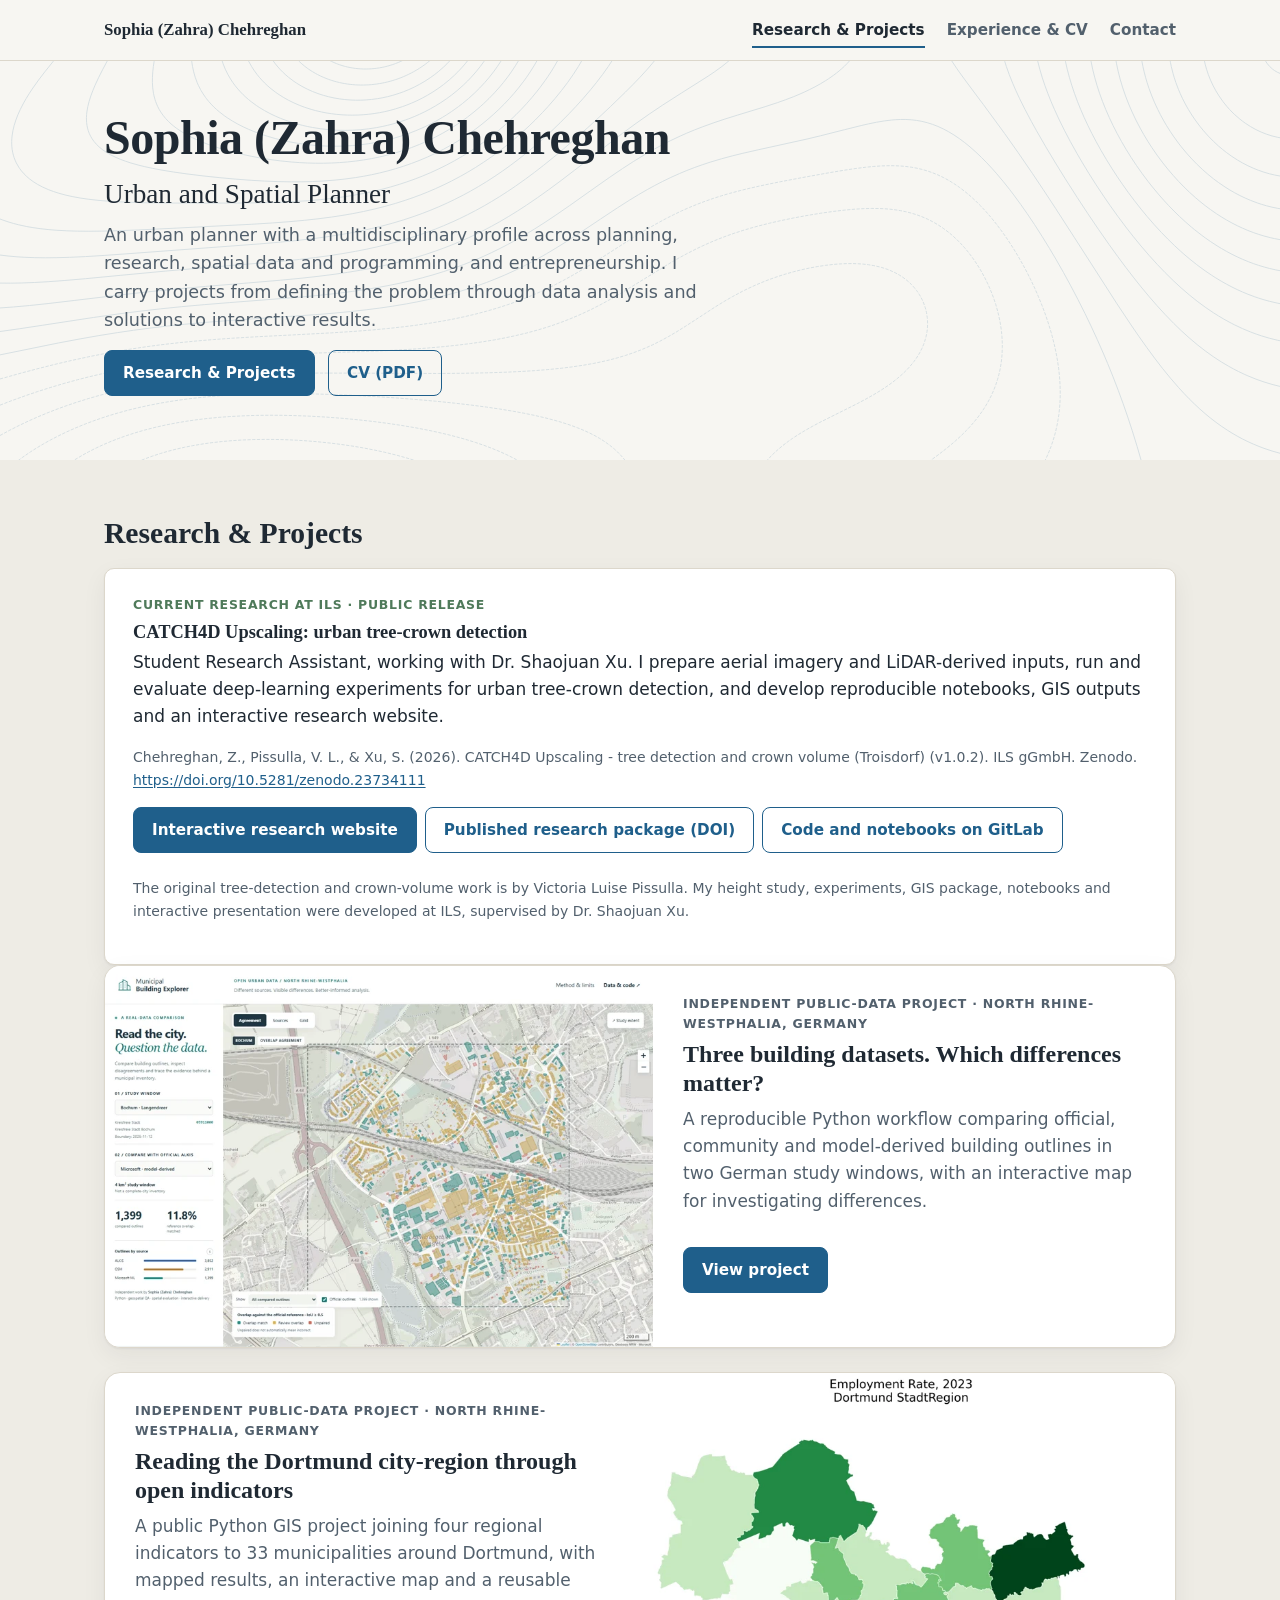
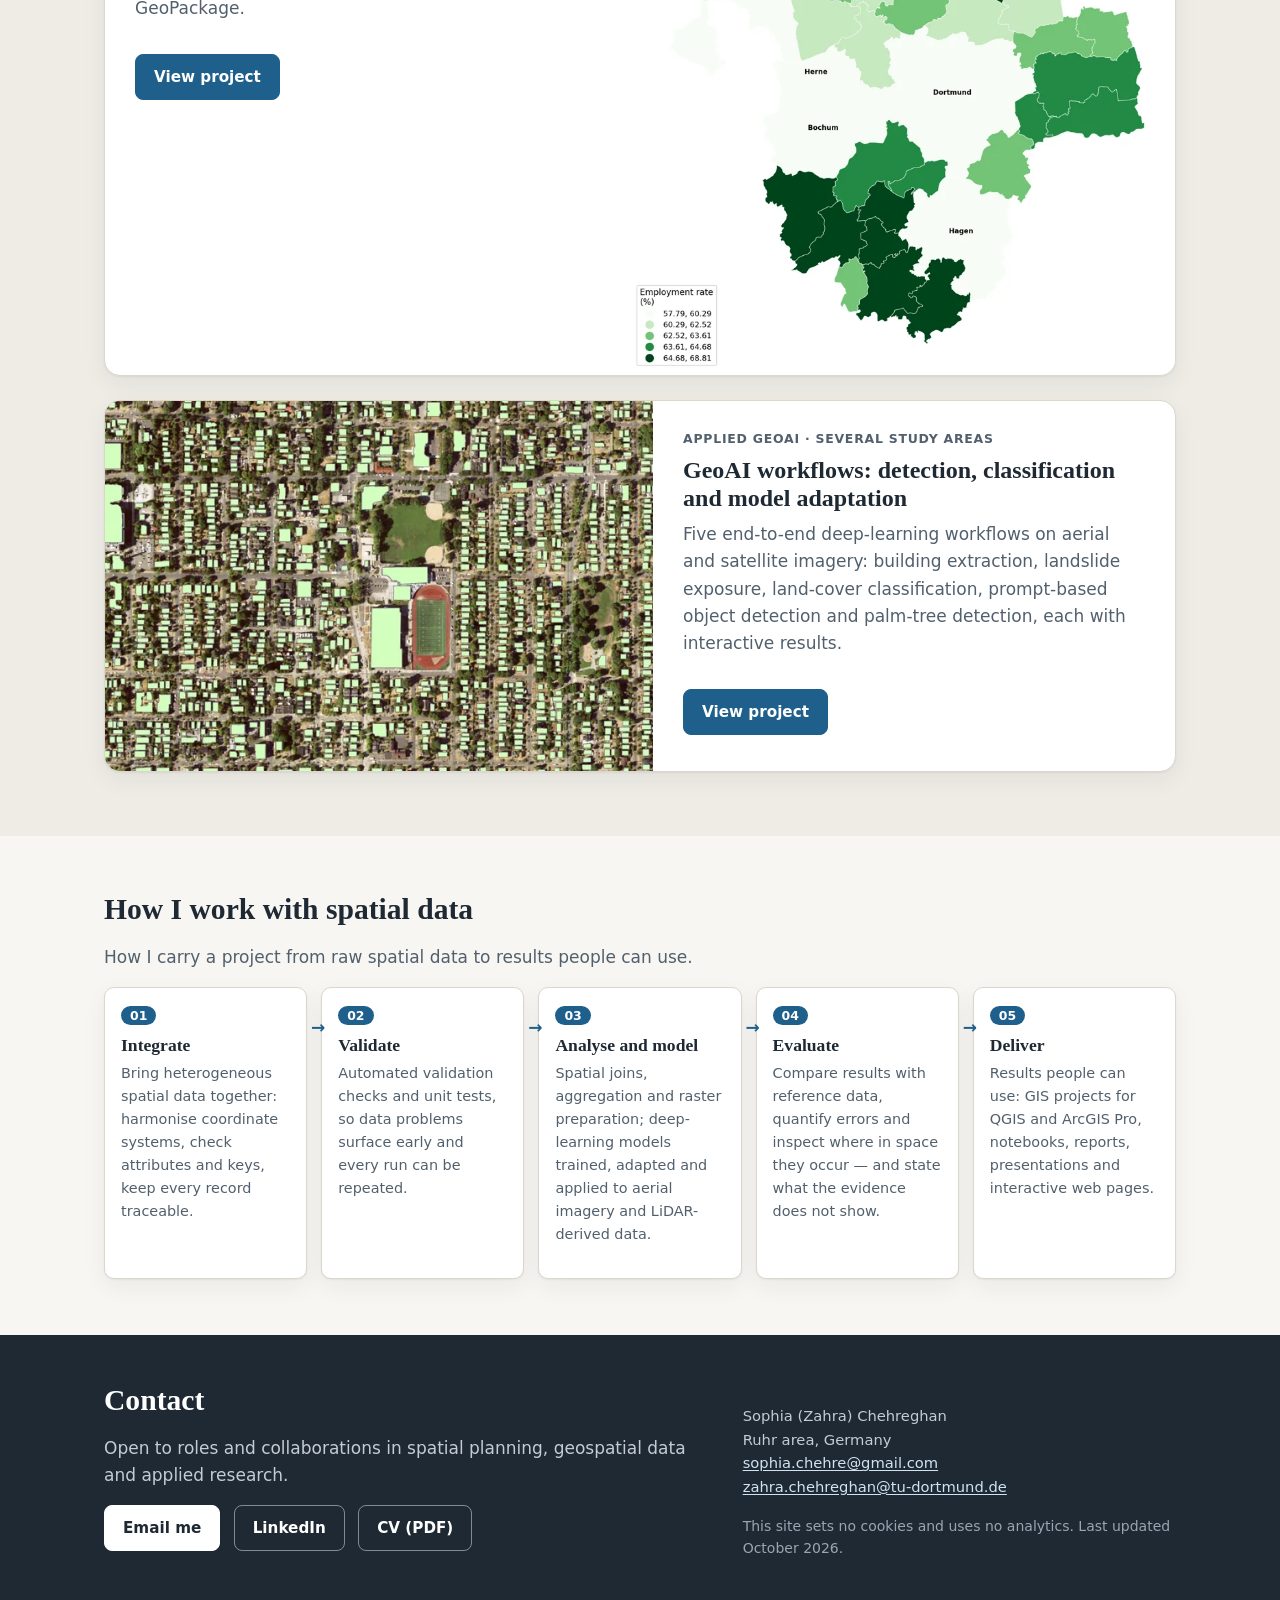
<file: index.html>
<!doctype html>
<html lang="en">
<head>
<meta charset="utf-8">
<meta name="viewport" content="width=device-width, initial-scale=1">
<title>Sophia (Zahra) Chehreghan</title>
<meta name="description" content="Sophia (Zahra) Chehreghan — urban and spatial planner working with geospatial data, reproducible Python and GIS workflows, and remote sensing and GeoAI.">
<meta property="og:title" content="Sophia (Zahra) Chehreghan">
<meta property="og:description" content="Sophia (Zahra) Chehreghan — urban and spatial planner working with geospatial data, reproducible Python and GIS workflows, and remote sensing and GeoAI.">
<meta property="og:type" content="website">
<link rel="stylesheet" href="assets/css/main.css">
<link rel="icon" href="assets/favicon.svg" type="image/svg+xml">
</head>
<body>
<a class="skip" href="#main">Skip to content</a>
<header class="site-header">
  <div class="wrap header-inner">
    <a class="brand" href="index.html">Sophia (Zahra) Chehreghan</a>
    <nav class="main-nav" aria-label="Main"><a href="index.html#projects" aria-current="page">Research &amp; Projects</a><a href="experience/index.html">Experience &amp; CV</a><a href="#contact">Contact</a></nav>
  </div>
</header>
<main id="main">

<section class="hero">
  <div class="wrap">
    <div class="hero-text">
      <h1>Sophia (Zahra) Chehreghan</h1>
      <p class="hero-title">Urban and Spatial Planner</p>
      <p class="hero-lead">An urban planner with a multidisciplinary profile across planning, research, spatial data and programming, and entrepreneurship. I carry projects from defining the problem through data analysis and solutions to interactive results.</p>
      <p class="hero-actions"><a class="btn" href="#projects">Research &amp; Projects</a>
         <a class="btn btn-ghost" href="files/Sophia-Chehreghan-CV.pdf">CV (PDF)</a></p>
    </div>
  </div>
</section>

<section class="section section-tint" id="projects">
  <div class="wrap">
    <h2>Research &amp; Projects</h2>
    <article class="xblock" id="catch4d-upscaling">
  <p class="kicker">Current research at ILS · Public release</p>
  <h3>CATCH4D Upscaling: urban tree-crown detection</h3>
  <p>Student Research Assistant, working with Dr. Shaojuan Xu. I prepare aerial imagery and LiDAR-derived inputs, run and evaluate deep-learning experiments for urban tree-crown detection, and develop reproducible notebooks, GIS outputs and an interactive research website.</p>
  <p class="small">Chehreghan, Z., Pissulla, V. L., &amp; Xu, S. (2026). CATCH4D Upscaling - tree detection and crown volume (Troisdorf) (v1.0.2). ILS gGmbH. Zenodo. <a href="https://doi.org/10.5281/zenodo.23734111" rel="noopener">https://doi.org/10.5281/zenodo.23734111</a></p>
  <p class="hero-actions"><a class="btn" href="https://urbantreecrownmapping.catch4d.de/" rel="noopener">Interactive research website</a><a class="btn btn-ghost" href="https://doi.org/10.5281/zenodo.23734111" rel="noopener">Published research package (DOI)</a><a class="btn btn-ghost" href="https://gitlab.com/ils-research/catch4d-tree-detection-and-crown-volume" rel="noopener">Code and notebooks on GitLab</a></p>
  <p class="small">The original tree-detection and crown-volume work is by Victoria Luise Pissulla. My height study, experiments, GIS package, notebooks and interactive presentation were developed at ILS, supervised by Dr. Shaojuan Xu.</p>
</article>
    <div class="fcards"><article class="fcard">
  <a class="fcard-media" href="projects/municipal-building-explorer/index.html" tabindex="-1" aria-hidden="true"><img class="" src="assets/img/municipal-explorer/overview-800.webp" srcset="assets/img/municipal-explorer/overview-800.webp 800w, assets/img/municipal-explorer/overview-1600.webp 1600w" sizes="(min-width: 960px) 45vw, 100vw" width="800" height="556" alt="Three building datasets. Which differences matter? — actual project output" loading="lazy" decoding="async"></a>
  <div class="fcard-body">
    <p class="kicker">Independent public-data project · North Rhine-Westphalia, Germany</p>
    <h3><a href="projects/municipal-building-explorer/index.html">Three building datasets. Which differences matter?</a></h3>
    <p>A reproducible Python workflow comparing official, community and model-derived building outlines in two German study windows, with an interactive map for investigating differences.</p>
    <p class="fcard-actions"><a class="btn" href="projects/municipal-building-explorer/index.html">View project</a></p>
  </div>
</article><article class="fcard">
  <a class="fcard-media" href="projects/dortmund-stadtregion-indicators/index.html" tabindex="-1" aria-hidden="true"><img class="" src="assets/img/regional-indicators/employment-800.webp" srcset="assets/img/regional-indicators/employment-800.webp 800w, assets/img/regional-indicators/employment-1600.webp 1600w" sizes="(min-width: 960px) 45vw, 100vw" width="800" height="879" alt="Reading the Dortmund city-region through open indicators — actual project output" loading="lazy" decoding="async"></a>
  <div class="fcard-body">
    <p class="kicker">Independent public-data project · North Rhine-Westphalia, Germany</p>
    <h3><a href="projects/dortmund-stadtregion-indicators/index.html">Reading the Dortmund city-region through open indicators</a></h3>
    <p>A public Python GIS project joining four regional indicators to 33 municipalities around Dortmund, with mapped results, an interactive map and a reusable GeoPackage.</p>
    <p class="fcard-actions"><a class="btn" href="projects/dortmund-stadtregion-indicators/index.html">View project</a></p>
  </div>
</article><article class="fcard">
  <a class="fcard-media" href="projects/geoai-workflows/index.html" tabindex="-1" aria-hidden="true"><img class="" src="assets/img/building-extraction/result-detail-800.webp" srcset="assets/img/building-extraction/result-detail-800.webp 800w, assets/img/building-extraction/result-detail-1600.webp 1600w" sizes="(min-width: 960px) 45vw, 100vw" width="800" height="441" alt="Aerial view of a residential area with building footprints detected by the adapted model shown in light green" loading="lazy" decoding="async"></a>
  <div class="fcard-body">
    <p class="kicker">Applied GeoAI · Several study areas</p>
    <h3><a href="projects/geoai-workflows/index.html">GeoAI workflows: detection, classification and model adaptation</a></h3>
    <p>Five end-to-end deep-learning workflows on aerial and satellite imagery: building extraction, landslide exposure, land-cover classification, prompt-based object detection and palm-tree detection, each with interactive results.</p>
    <p class="fcard-actions"><a class="btn" href="projects/geoai-workflows/index.html">View project</a></p>
  </div>
</article></div>
  </div>
</section>

<section class="section">
  <div class="wrap">
    <h2>How I work with spatial data</h2>
    <p class="section-intro">How I carry a project from raw spatial data to results people can use.</p>
    <ol class="pipeline"><li class="pstep"><span class="pstep-n">01</span><h3>Integrate</h3><p>Bring heterogeneous spatial data together: harmonise coordinate systems, check attributes and keys, keep every record traceable.</p></li><li class="pstep"><span class="pstep-n">02</span><h3>Validate</h3><p>Automated validation checks and unit tests, so data problems surface early and every run can be repeated.</p></li><li class="pstep"><span class="pstep-n">03</span><h3>Analyse and model</h3><p>Spatial joins, aggregation and raster preparation; deep-learning models trained, adapted and applied to aerial imagery and LiDAR-derived data.</p></li><li class="pstep"><span class="pstep-n">04</span><h3>Evaluate</h3><p>Compare results with reference data, quantify errors and inspect where in space they occur — and state what the evidence does not show.</p></li><li class="pstep"><span class="pstep-n">05</span><h3>Deliver</h3><p>Results people can use: GIS projects for QGIS and ArcGIS Pro, notebooks, reports, presentations and interactive web pages.</p></li></ol>
  </div>
</section>

</main>
<footer class="site-footer" id="contact">
  <div class="wrap footer-grid">
    <div>
      <h2>Contact</h2>
      <p class="footer-lead">Open to roles and collaborations in spatial planning, geospatial data and applied research.</p>
      <p><a class="btn" href="mailto:sophia.chehre@gmail.com">Email me</a>
         <a class="btn btn-ghost" href="https://www.linkedin.com/in/sophia-chehre" rel="noopener">LinkedIn</a>
         <a class="btn btn-ghost" href="files/Sophia-Chehreghan-CV.pdf">CV (PDF)</a></p>
    </div>
    <div class="footer-meta">
      <p>Sophia (Zahra) Chehreghan<br>Ruhr area, Germany<br><a href="mailto:sophia.chehre@gmail.com">sophia.chehre@gmail.com</a><br><a href="mailto:zahra.chehreghan@tu-dortmund.de">zahra.chehreghan@tu-dortmund.de</a></p>
      <p class="small">This site sets no cookies and uses no analytics. Last updated October 2026.</p>
    </div>
  </div>
</footer>
<dialog class="lightbox" aria-label="Enlarged image">
  <form method="dialog"><button class="lightbox-close" aria-label="Close">×</button></form>
  <img alt="">
  <p class="lightbox-caption"></p>
</dialog>
<script src="assets/js/main.js" defer></script>
</body>
</html>
</file>
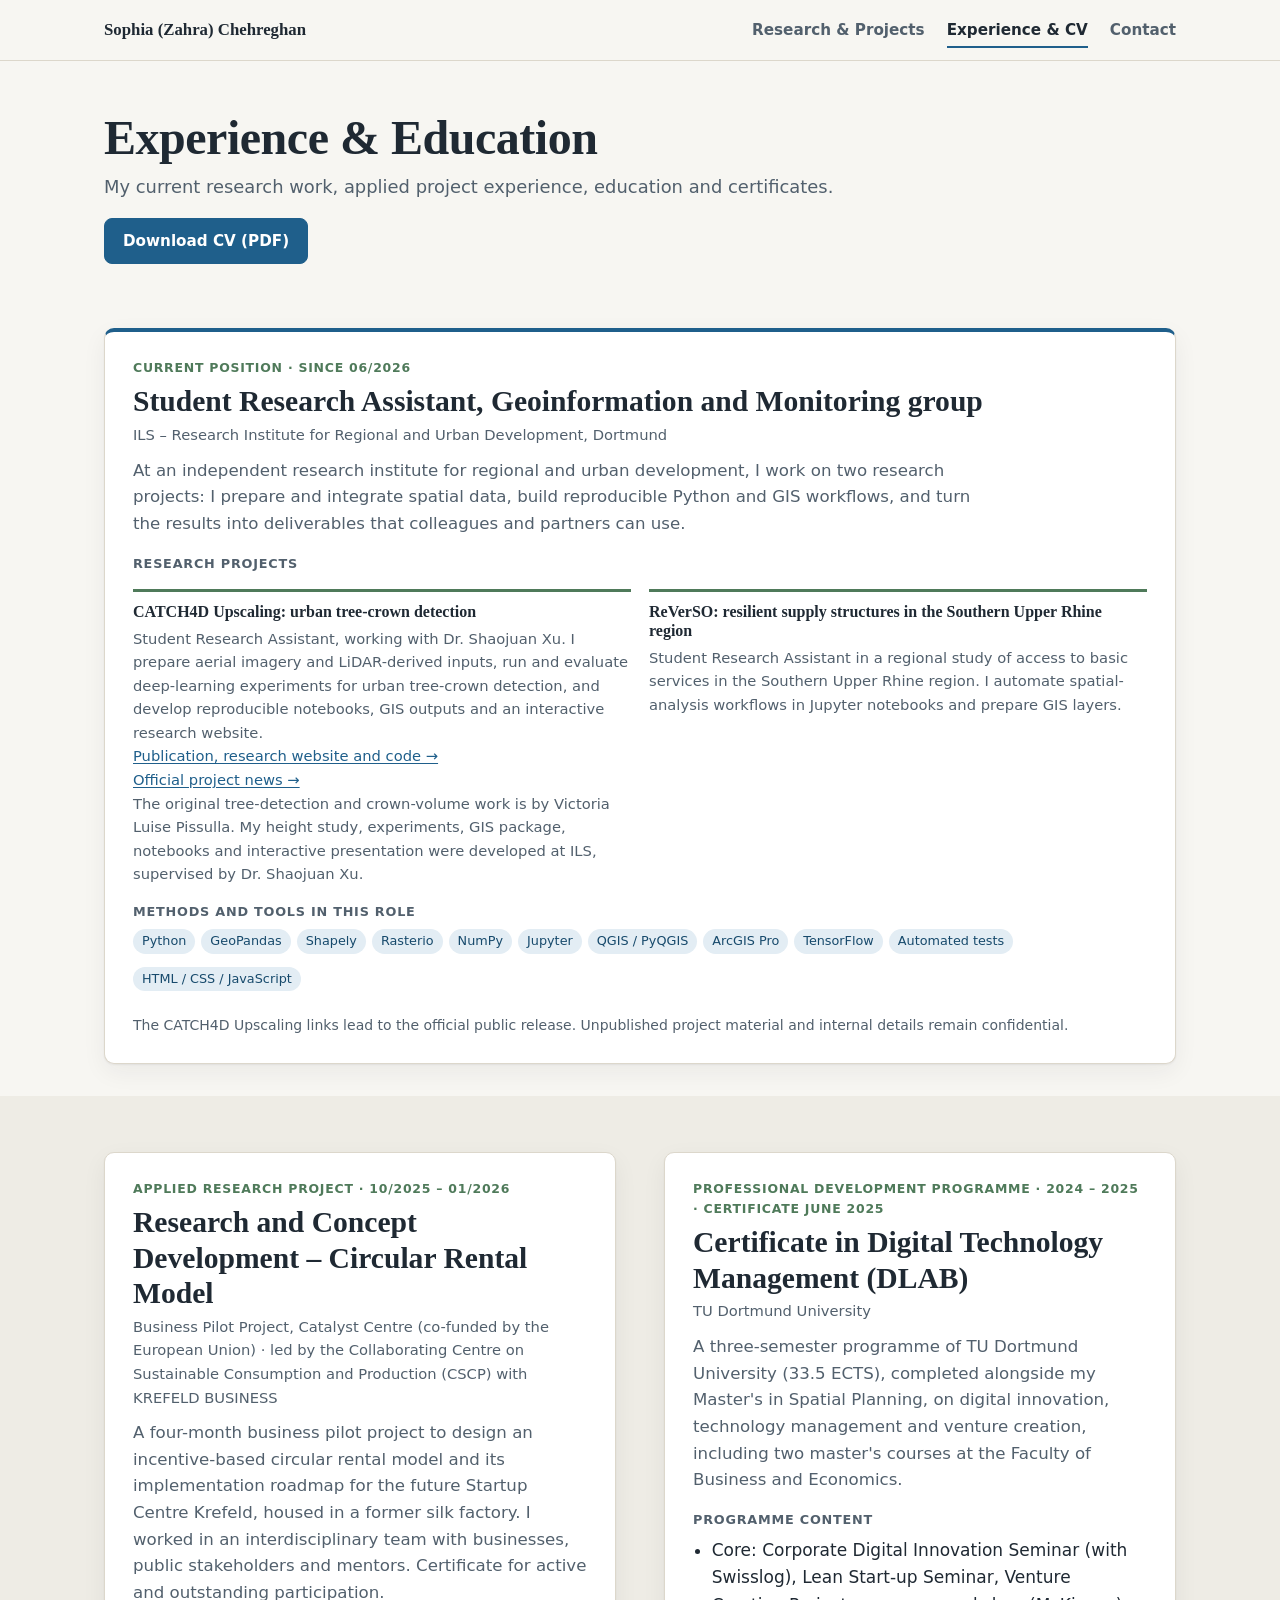
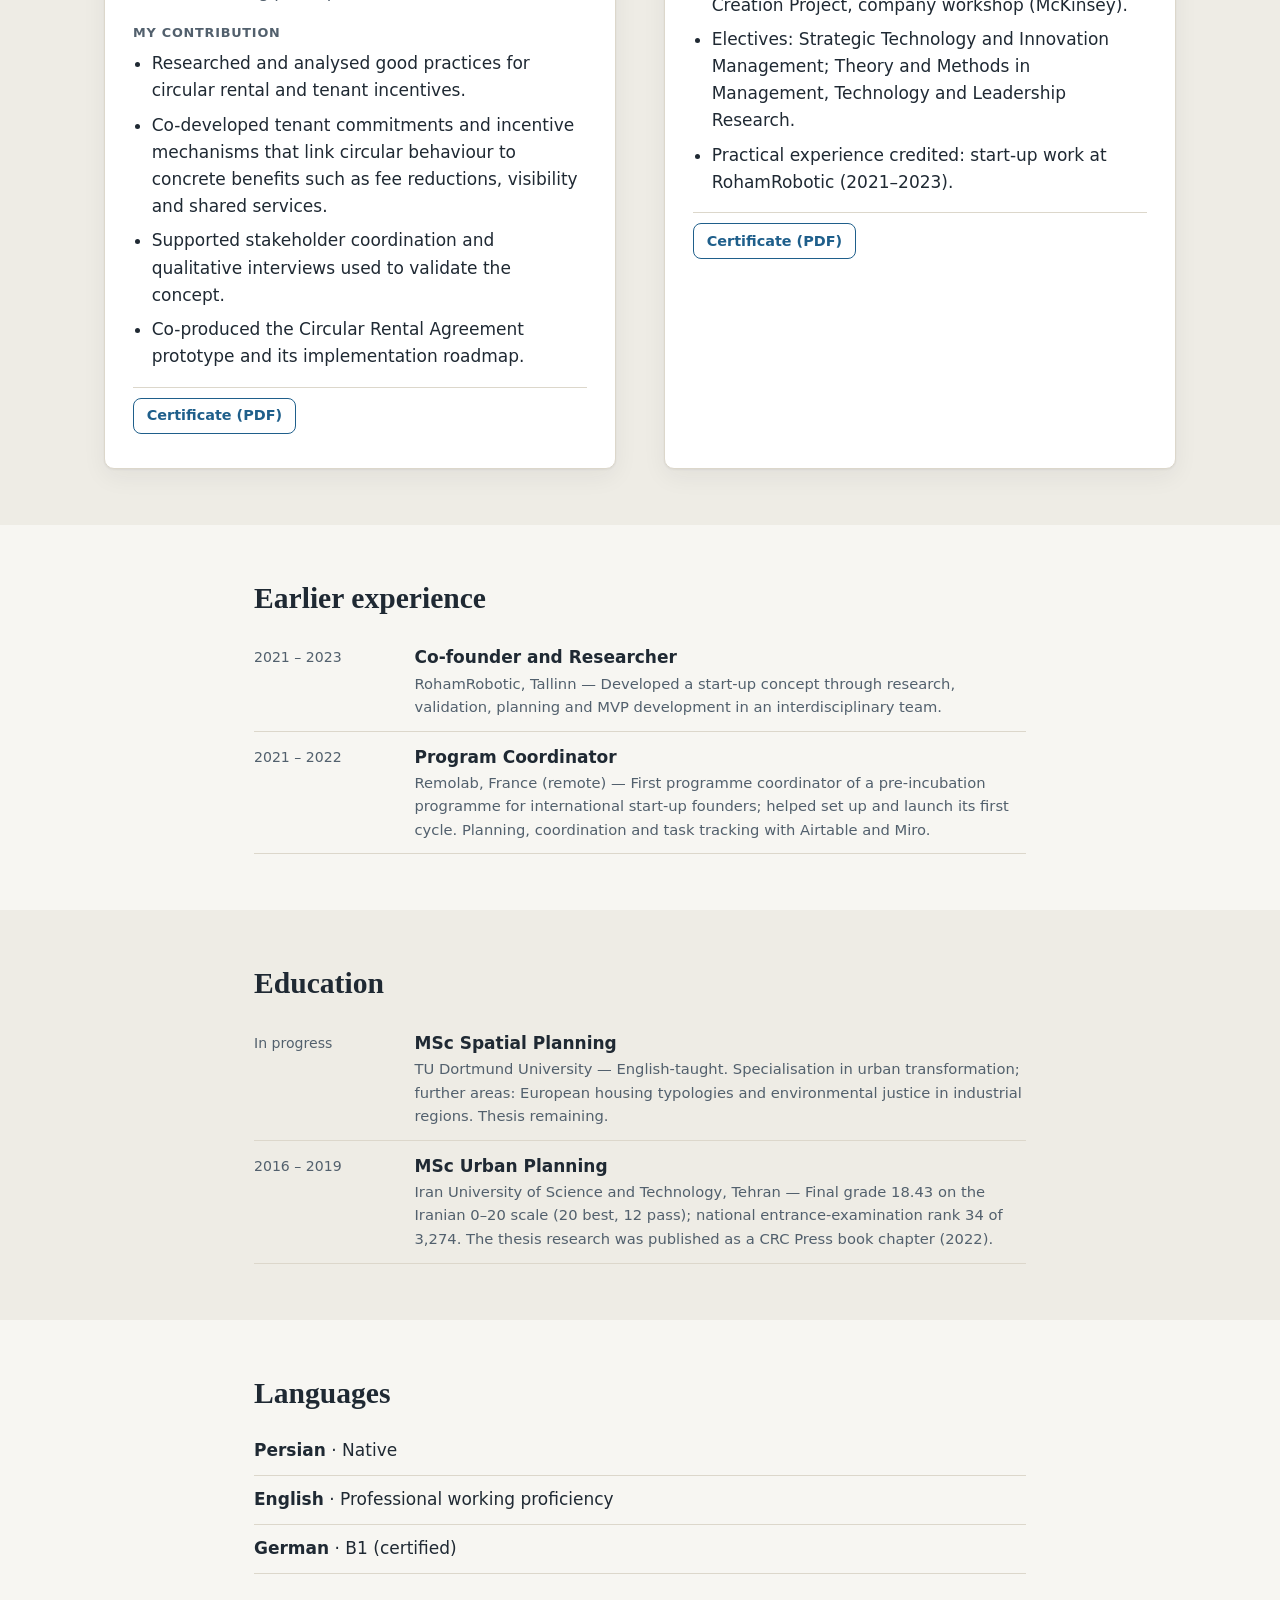
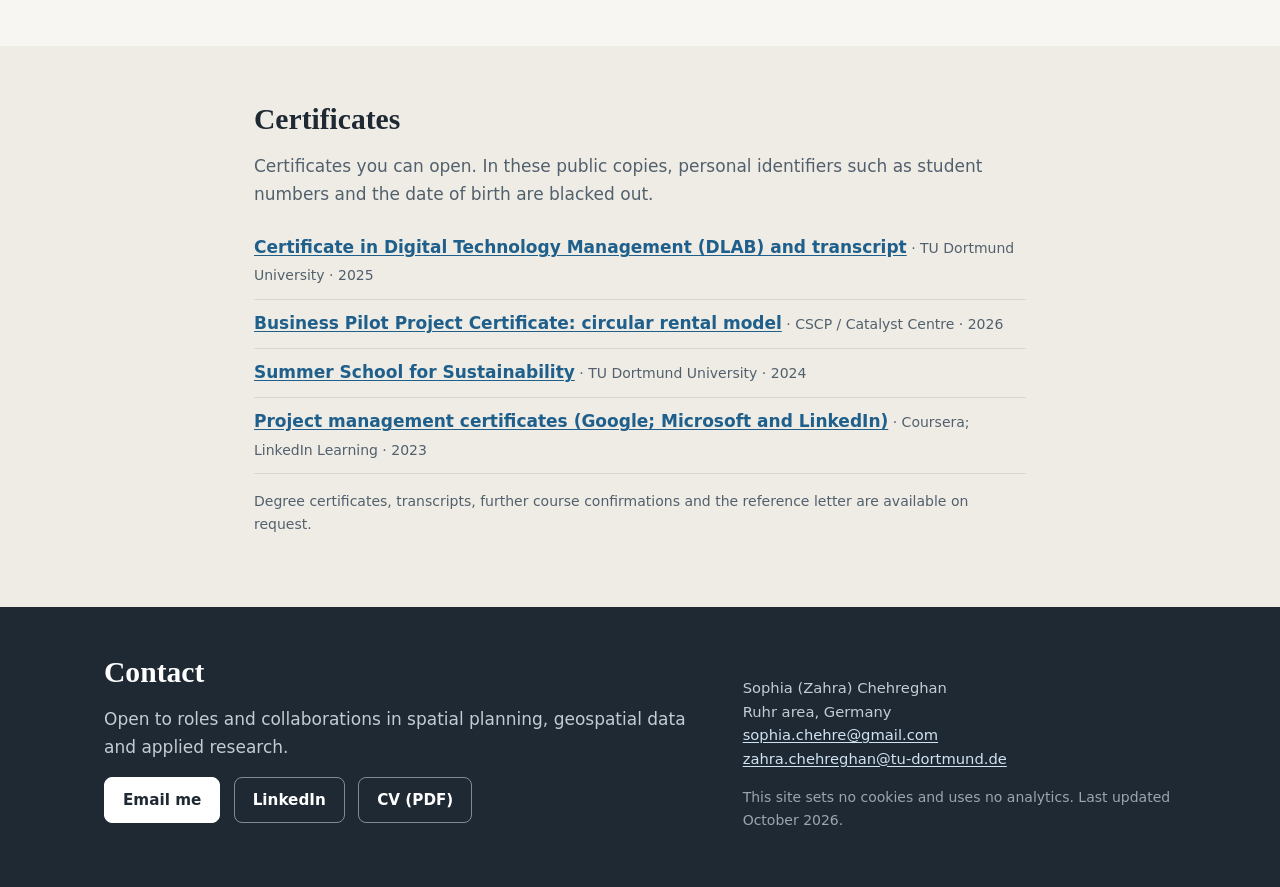
<file: cv/index.html>
<!doctype html>
<html lang="en"><head><meta charset="utf-8"><meta http-equiv="refresh" content="0; url=../experience/index.html">
<title>Experience &amp; CV</title></head>
<body><p><a href="../experience/index.html">Experience &amp; CV</a></p></body></html>
</file>
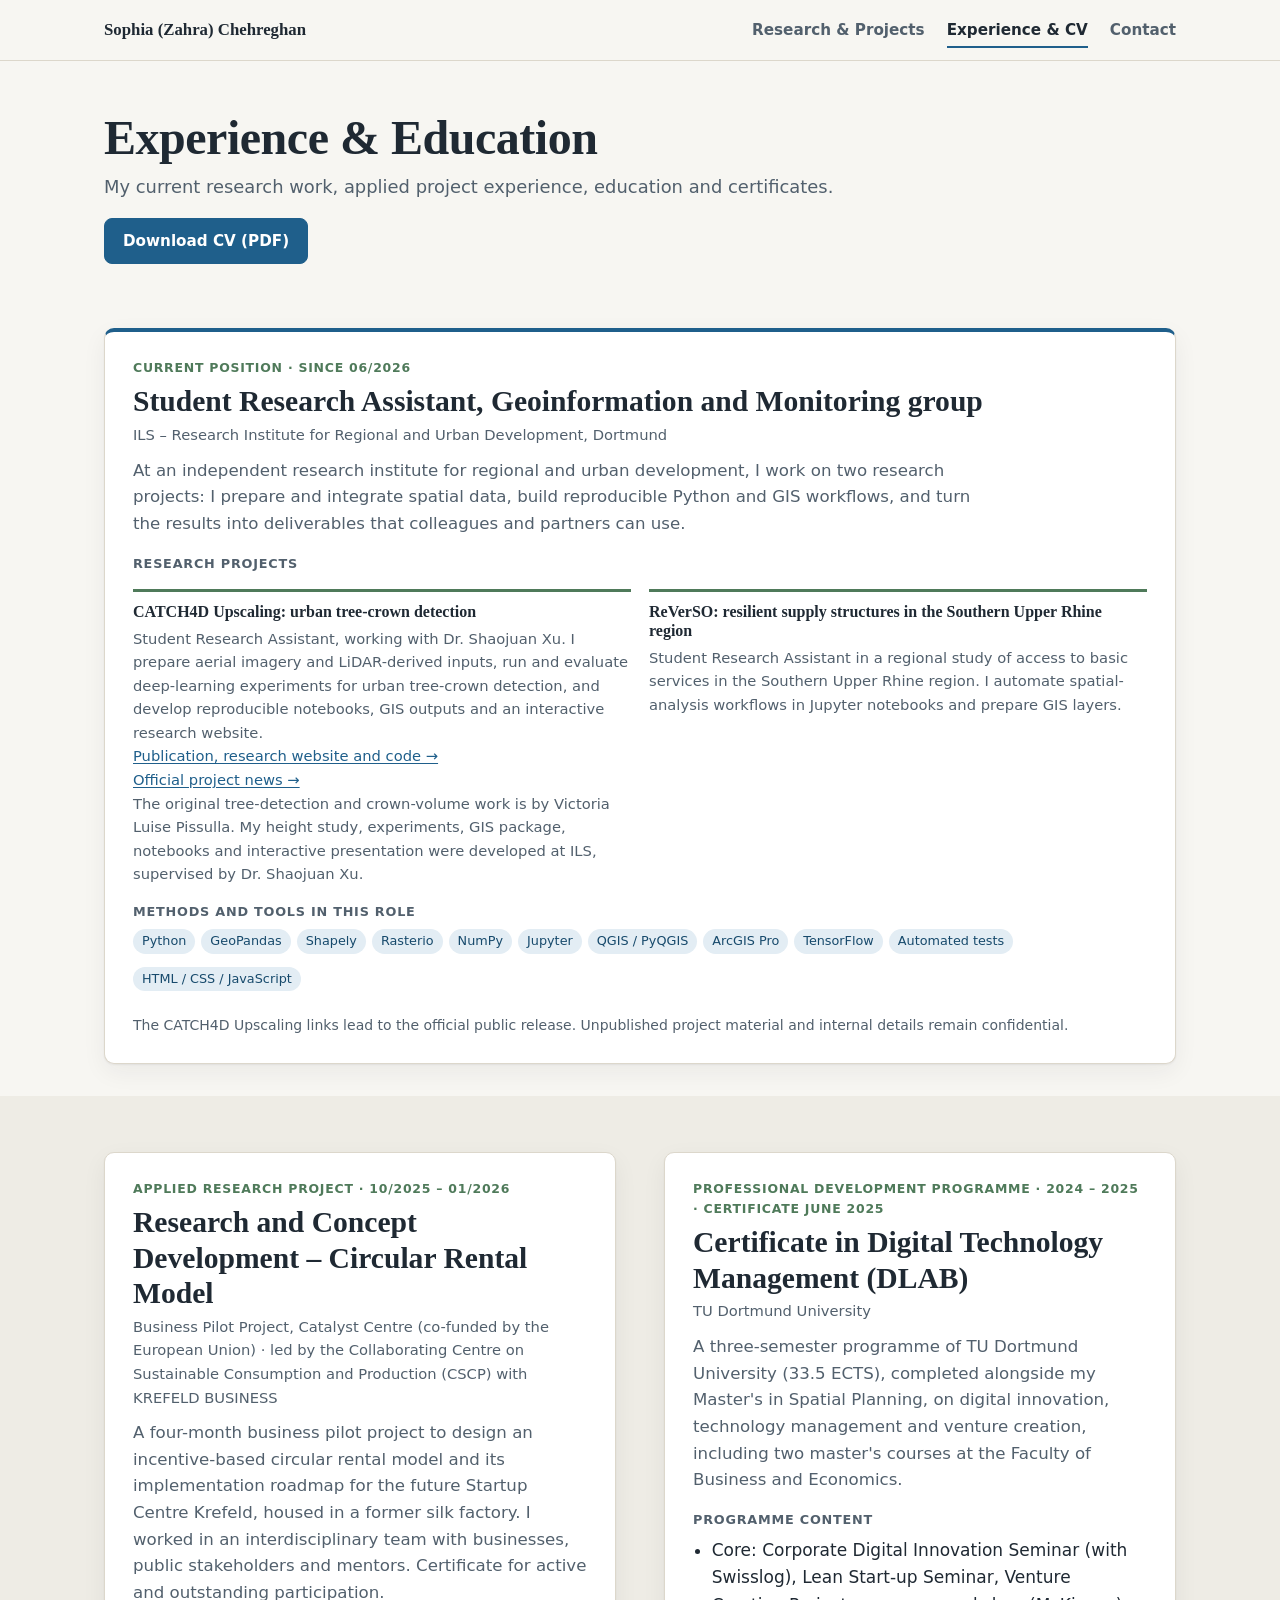
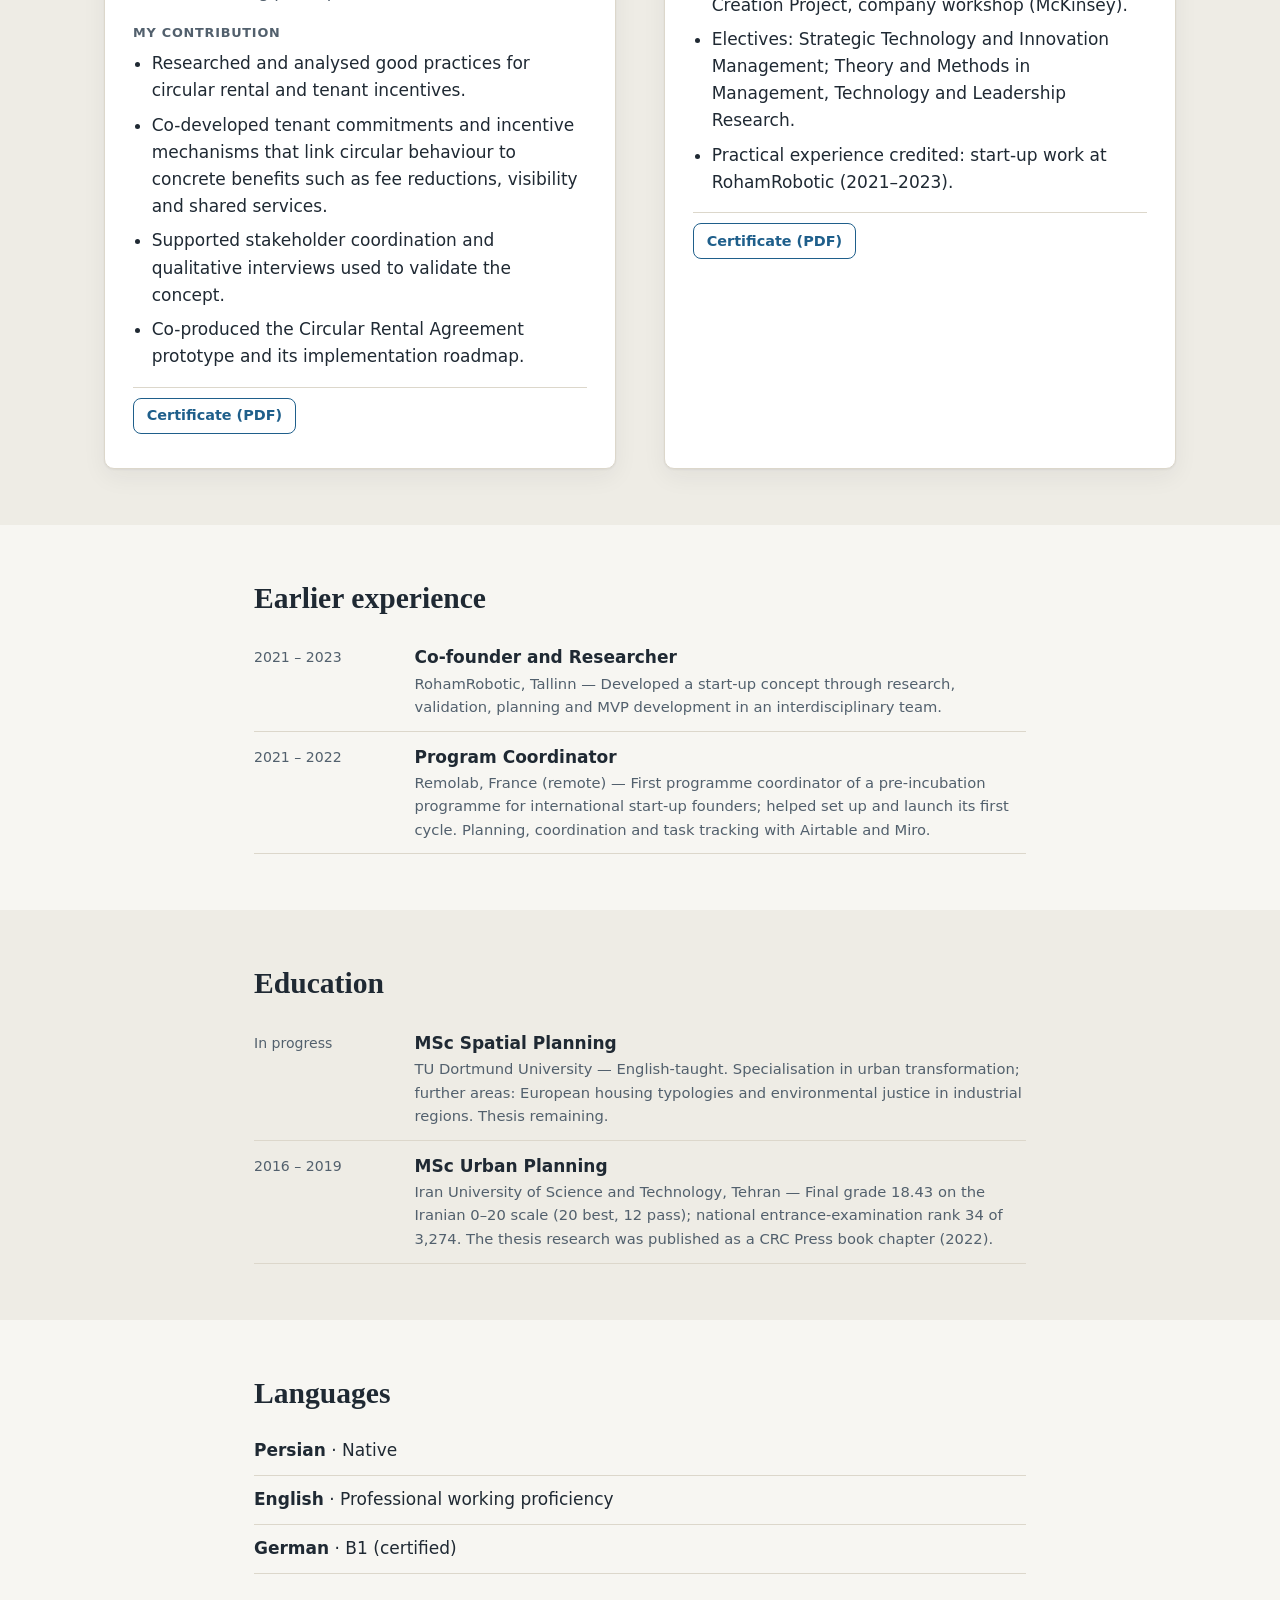
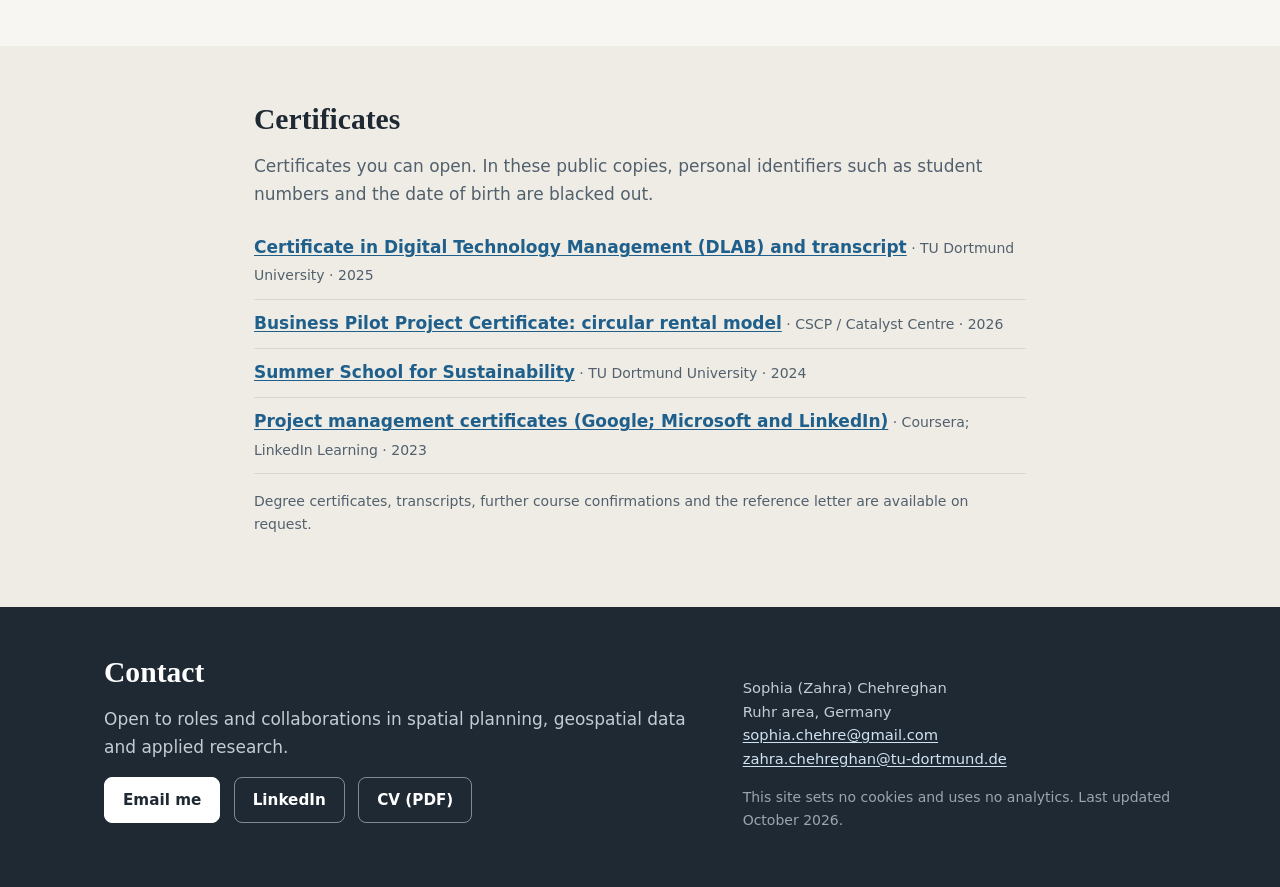
<file: experience/index.html>
<!doctype html>
<html lang="en">
<head>
<meta charset="utf-8">
<meta name="viewport" content="width=device-width, initial-scale=1">
<title>Experience &amp; Education · Sophia Chehreghan</title>
<meta name="description" content="Experience, education and certificates of Sophia (Zahra) Chehreghan, urban and spatial planner.">
<meta property="og:title" content="Experience &amp; Education · Sophia Chehreghan">
<meta property="og:description" content="Experience, education and certificates of Sophia (Zahra) Chehreghan, urban and spatial planner.">
<meta property="og:type" content="website">
<link rel="stylesheet" href="../assets/css/main.css">
<link rel="icon" href="../assets/favicon.svg" type="image/svg+xml">
</head>
<body>
<a class="skip" href="#main">Skip to content</a>
<header class="site-header">
  <div class="wrap header-inner">
    <a class="brand" href="../index.html">Sophia (Zahra) Chehreghan</a>
    <nav class="main-nav" aria-label="Main"><a href="../index.html#projects">Research &amp; Projects</a><a href="../experience/index.html" aria-current="page">Experience &amp; CV</a><a href="#contact">Contact</a></nav>
  </div>
</header>
<main id="main">

<section class="page-head">
  <div class="wrap">
    <h1>Experience &amp; Education</h1>
    <p class="lead">My current research work, applied project experience, education and certificates.</p>
    <p><a class="btn" href="../files/Sophia-Chehreghan-CV.pdf">Download CV (PDF)</a></p>
  </div>
</section>
<section class="section section-slim">
  <div class="wrap">
    <article class="xblock xblock-main" id="ils">
      <div class="xblock-head"><p class="kicker">Current position · Since 06/2026</p>
      <h2>Student Research Assistant, Geoinformation and Monitoring group</h2><p class="xorg">ILS – Research Institute for Regional and Urban Development, Dortmund</p></div>
      <p class="lead-sm">At an independent research institute for regional and urban development, I work on two research projects: I prepare and integrate spatial data, build reproducible Python and GIS workflows, and turn the results into deliverables that colleagues and partners can use.</p>
      <h3 class="minor">Research projects</h3>
      <div class="areas research-projects"><div class="area"><h3>CATCH4D Upscaling: urban tree-crown detection</h3><p>Student Research Assistant, working with Dr. Shaojuan Xu. I prepare aerial imagery and LiDAR-derived inputs, run and evaluate deep-learning experiments for urban tree-crown detection, and develop reproducible notebooks, GIS outputs and an interactive research website.</p><p><a href="../index.html#catch4d-upscaling">Publication, research website and code →</a></p><p><a href="https://catch4d.de/en/urban-tree-crown-mapping-in-troisdorf-2/" rel="noopener">Official project news →</a></p><p class="small">The original tree-detection and crown-volume work is by Victoria Luise Pissulla. My height study, experiments, GIS package, notebooks and interactive presentation were developed at ILS, supervised by Dr. Shaojuan Xu.</p></div><div class="area"><h3>ReVerSO: resilient supply structures in the Southern Upper Rhine region</h3><p>Student Research Assistant in a regional study of access to basic services in the Southern Upper Rhine region. I automate spatial-analysis workflows in Jupyter notebooks and prepare GIS layers.</p></div></div>
      <h3 class="minor">Methods and tools in this role</h3>
      <ul class="tags"><li>Python</li><li>GeoPandas</li><li>Shapely</li><li>Rasterio</li><li>NumPy</li><li>Jupyter</li><li>QGIS / PyQGIS</li><li>ArcGIS Pro</li><li>TensorFlow</li><li>Automated tests</li><li>HTML / CSS / JavaScript</li></ul>
      <p class="small note">The CATCH4D Upscaling links lead to the official public release. Unpublished project material and internal details remain confidential.</p>
    </article>
  </div>
</section>
<section class="section section-tint">
  <div class="wrap two-col"><article class="xblock" id="circular-rental">
  <div class="xblock-head"><p class="kicker">Applied research project · 10/2025 – 01/2026</p>
  <h2>Research and Concept Development – Circular Rental Model</h2><p class="xorg">Business Pilot Project, Catalyst Centre (co-funded by the European Union) · led by the Collaborating Centre on Sustainable Consumption and Production (CSCP) with KREFELD BUSINESS</p></div>
  <p class="lead-sm">A four-month business pilot project to design an incentive-based circular rental model and its implementation roadmap for the future Startup Centre Krefeld, housed in a former silk factory. I worked in an interdisciplinary team with businesses, public stakeholders and mentors. Certificate for active and outstanding participation.</p>
  <h3 class="minor">My contribution</h3><ul><li>Researched and analysed good practices for circular rental and tenant incentives.</li><li>Co-developed tenant commitments and incentive mechanisms that link circular behaviour to concrete benefits such as fee reductions, visibility and shared services.</li><li>Supported stakeholder coordination and qualitative interviews used to validate the concept.</li><li>Co-produced the Circular Rental Agreement prototype and its implementation roadmap.</li></ul>
  <p class="evidence-line"><a class="btn btn-ghost btn-sm" href="../files/certificates/CSCP-Business-Pilot-Project-Certificate.pdf" rel="noopener">Certificate (PDF)</a></p>
</article><article class="xblock" id="dlab">
  <div class="xblock-head"><p class="kicker">Professional development programme · 2024 – 2025 · certificate June 2025</p>
  <h2>Certificate in Digital Technology Management (DLAB)</h2><p class="xorg">TU Dortmund University</p></div>
  <p class="lead-sm">A three-semester programme of TU Dortmund University (33.5 ECTS), completed alongside my Master&#x27;s in Spatial Planning, on digital innovation, technology management and venture creation, including two master&#x27;s courses at the Faculty of Business and Economics.</p>
  <h3 class="minor">Programme content</h3><ul><li>Core: Corporate Digital Innovation Seminar (with Swisslog), Lean Start-up Seminar, Venture Creation Project, company workshop (McKinsey).</li><li>Electives: Strategic Technology and Innovation Management; Theory and Methods in Management, Technology and Leadership Research.</li><li>Practical experience credited: start-up work at RohamRobotic (2021–2023).</li></ul>
  <p class="evidence-line"><a class="btn btn-ghost btn-sm" href="../files/certificates/DLAB-Certificate-Digital-Technology-Management.pdf" rel="noopener">Certificate (PDF)</a></p>
</article></div>
</section>
<section class="section">
  <div class="wrap narrow">
    <h2>Earlier experience</h2>
    <ul class="timeline"><li><span class="tl-period">2021 – 2023</span><span class="tl-role">Co-founder and Researcher</span><span class="tl-org">RohamRobotic, Tallinn — Developed a start-up concept through research, validation, planning and MVP development in an interdisciplinary team.</span></li><li><span class="tl-period">2021 – 2022</span><span class="tl-role">Program Coordinator</span><span class="tl-org">Remolab, France (remote) — First programme coordinator of a pre-incubation programme for international start-up founders; helped set up and launch its first cycle. Planning, coordination and task tracking with Airtable and Miro.</span></li></ul>
  </div>
</section>
<section class="section section-tint" id="education">
  <div class="wrap narrow">
    <h2>Education</h2>
    <ul class="timeline"><li><span class="tl-period">In progress</span><span class="tl-role">MSc Spatial Planning</span><span class="tl-org">TU Dortmund University — English-taught. Specialisation in urban transformation; further areas: European housing typologies and environmental justice in industrial regions. Thesis remaining.</span></li><li><span class="tl-period">2016 – 2019</span><span class="tl-role">MSc Urban Planning</span><span class="tl-org">Iran University of Science and Technology, Tehran — Final grade 18.43 on the Iranian 0–20 scale (20 best, 12 pass); national entrance-examination rank 34 of 3,274. The thesis research was published as a CRC Press book chapter (2022).</span></li></ul>
  </div>
</section>
<section class="section" id="languages">
  <div class="wrap narrow">
    <h2>Languages</h2>
    <ul class="cert-list"><li><strong>Persian</strong> · Native</li><li><strong>English</strong> · Professional working proficiency</li><li><strong>German</strong> · B1 (certified)</li></ul>
  </div>
</section>
<section class="section section-tint" id="certificates">
  <div class="wrap narrow">
    <h2>Certificates</h2>
    <p class="section-intro">Certificates you can open. In these public copies, personal identifiers such as student numbers and the date of birth are blacked out.</p>
    <ul class="cert-list"><li><a href="../files/certificates/DLAB-Certificate-Digital-Technology-Management.pdf" rel="noopener">Certificate in Digital Technology Management (DLAB) and transcript</a><span class="small"> · TU Dortmund University · 2025</span></li><li><a href="../files/certificates/CSCP-Business-Pilot-Project-Certificate.pdf" rel="noopener">Business Pilot Project Certificate: circular rental model</a><span class="small"> · CSCP / Catalyst Centre · 2026</span></li><li><a href="../files/certificates/Summer-School-for-Sustainability.pdf" rel="noopener">Summer School for Sustainability</a><span class="small"> · TU Dortmund University · 2024</span></li><li><a href="../files/certificates/Project-Management-Certificates.pdf" rel="noopener">Project management certificates (Google; Microsoft and LinkedIn)</a><span class="small"> · Coursera; LinkedIn Learning · 2023</span></li></ul>
    <p class="small">Degree certificates, transcripts, further course confirmations and the reference letter are available on request.</p>
  </div>
</section>
</main>
<footer class="site-footer" id="contact">
  <div class="wrap footer-grid">
    <div>
      <h2>Contact</h2>
      <p class="footer-lead">Open to roles and collaborations in spatial planning, geospatial data and applied research.</p>
      <p><a class="btn" href="mailto:sophia.chehre@gmail.com">Email me</a>
         <a class="btn btn-ghost" href="https://www.linkedin.com/in/sophia-chehre" rel="noopener">LinkedIn</a>
         <a class="btn btn-ghost" href="../files/Sophia-Chehreghan-CV.pdf">CV (PDF)</a></p>
    </div>
    <div class="footer-meta">
      <p>Sophia (Zahra) Chehreghan<br>Ruhr area, Germany<br><a href="mailto:sophia.chehre@gmail.com">sophia.chehre@gmail.com</a><br><a href="mailto:zahra.chehreghan@tu-dortmund.de">zahra.chehreghan@tu-dortmund.de</a></p>
      <p class="small">This site sets no cookies and uses no analytics. Last updated October 2026.</p>
    </div>
  </div>
</footer>
<dialog class="lightbox" aria-label="Enlarged image">
  <form method="dialog"><button class="lightbox-close" aria-label="Close">×</button></form>
  <img alt="">
  <p class="lightbox-caption"></p>
</dialog>
<script src="../assets/js/main.js" defer></script>
</body>
</html>
</file>
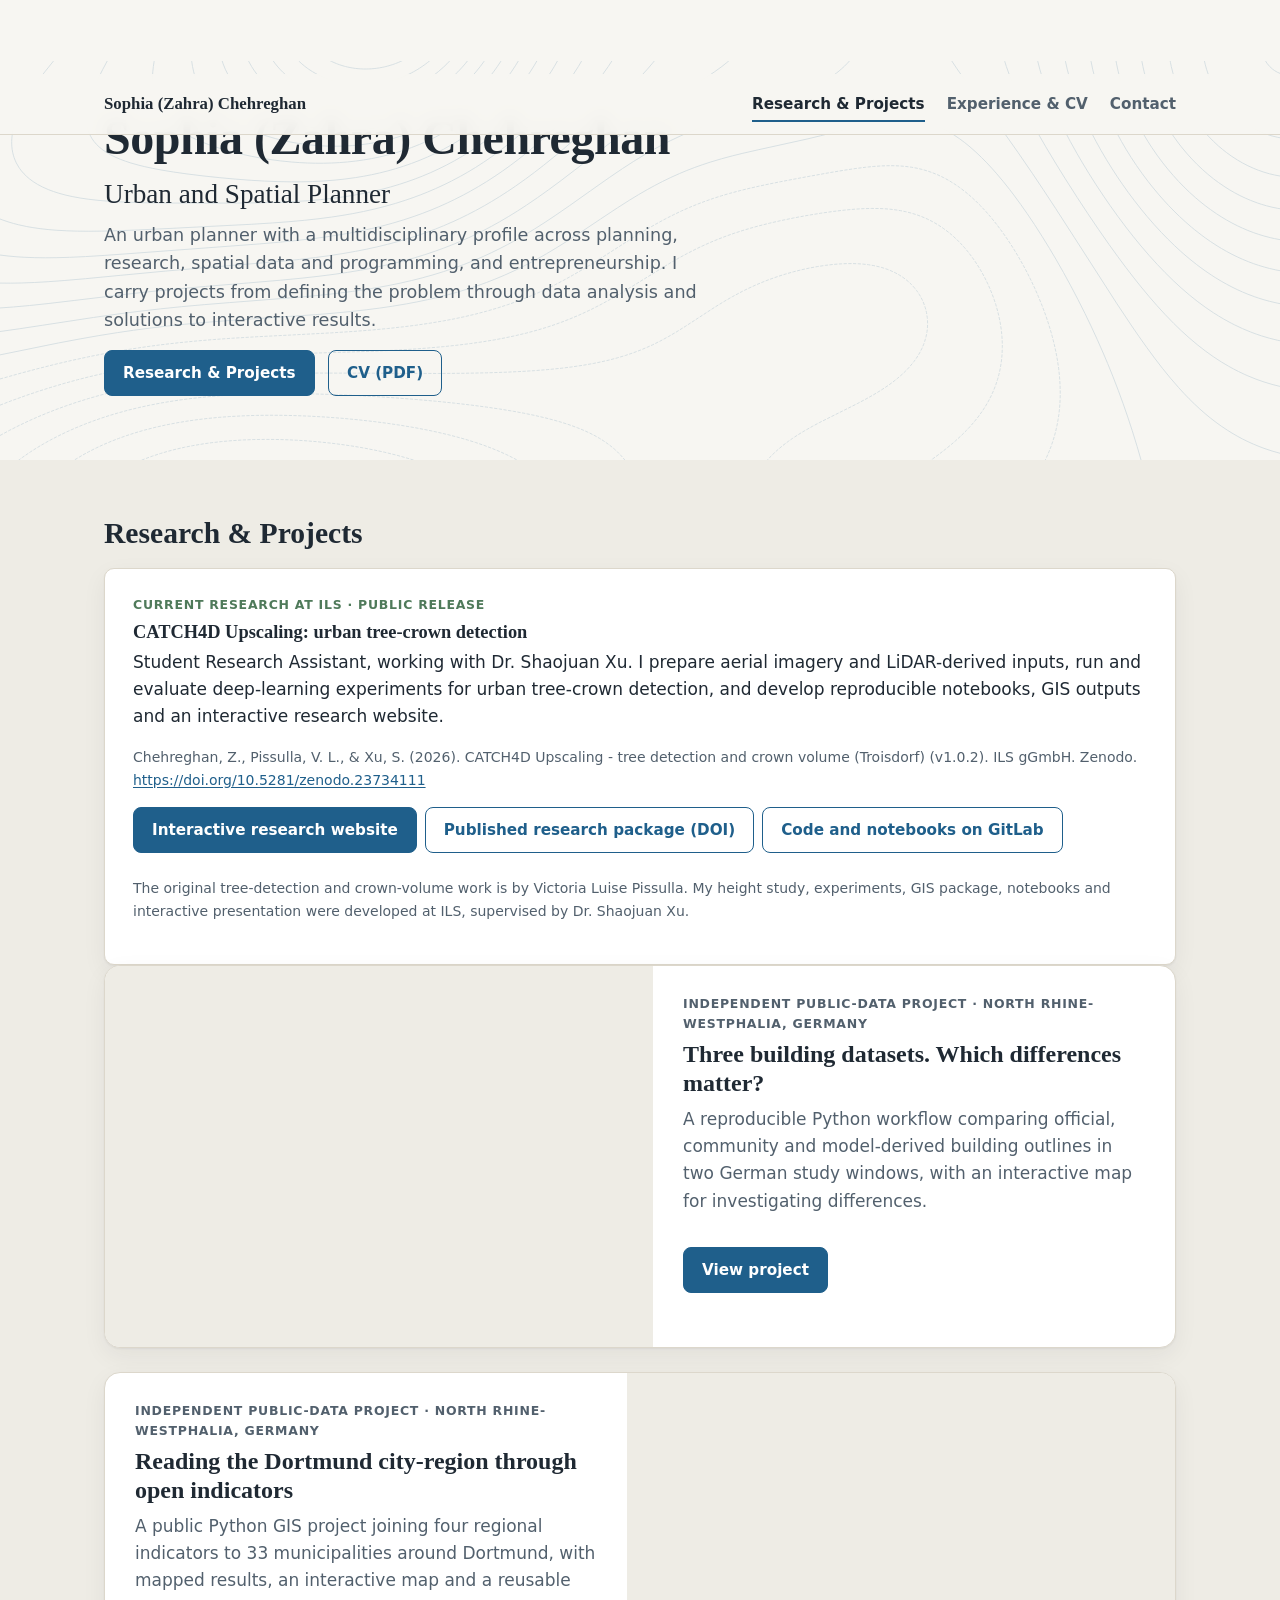
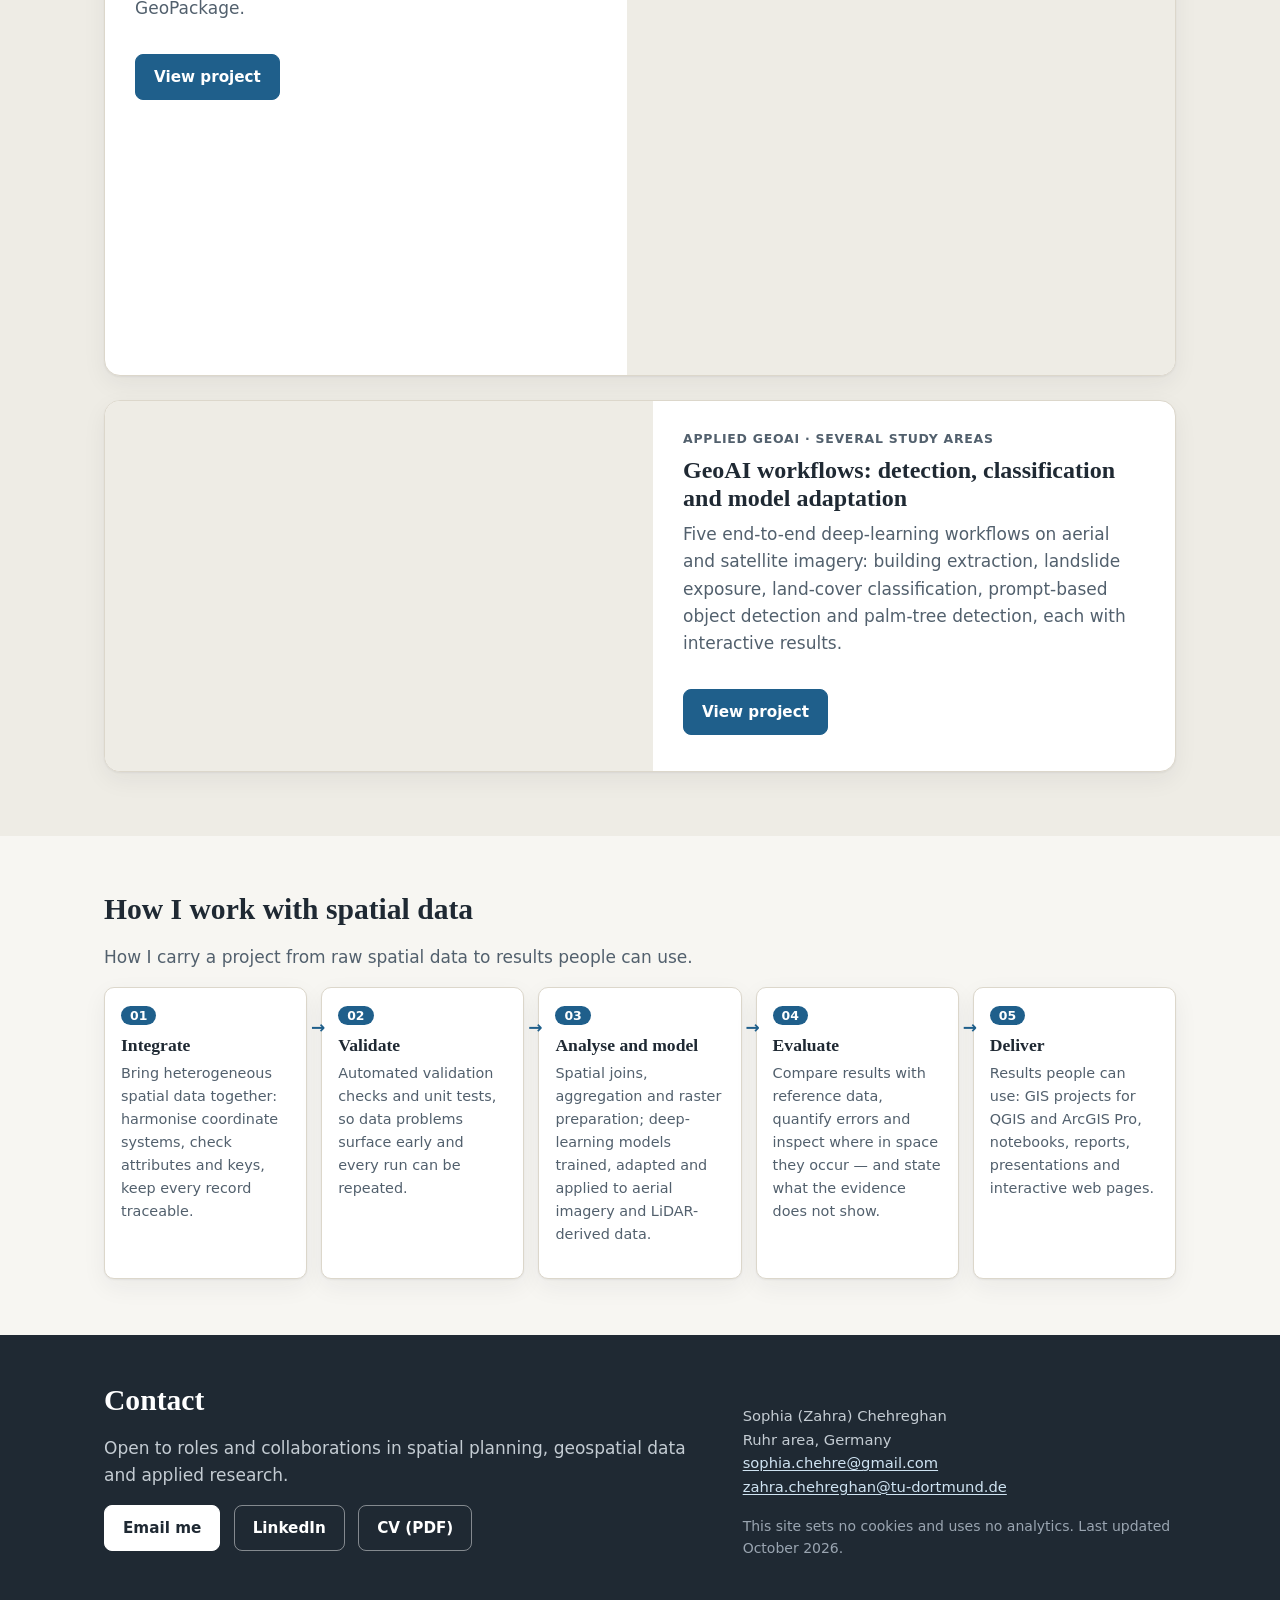
<file: projects/index.html>
<!doctype html>
<html lang="en"><head><meta charset="utf-8"><meta http-equiv="refresh" content="0; url=../index.html#projects">
<title>Research &amp; Projects</title></head>
<body><p><a href="../index.html#projects">Research &amp; Projects</a></p></body></html>
</file>
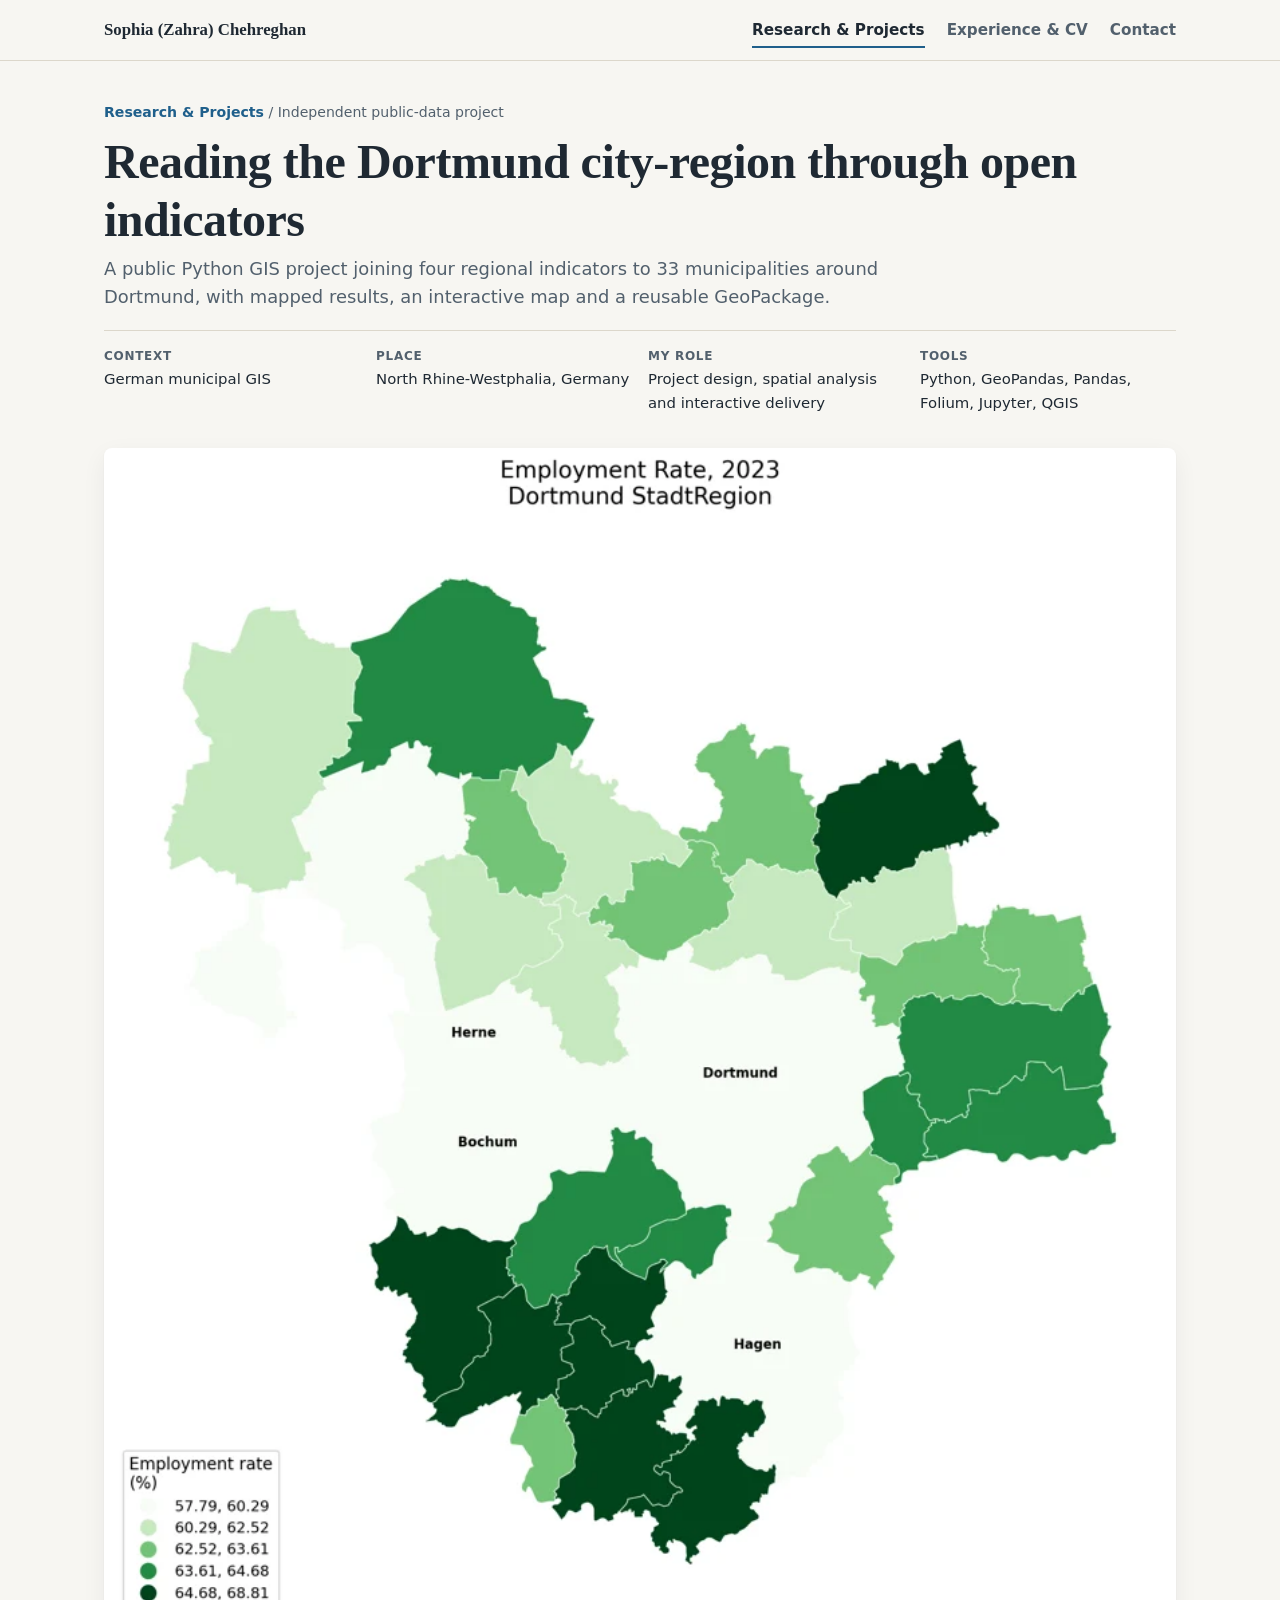
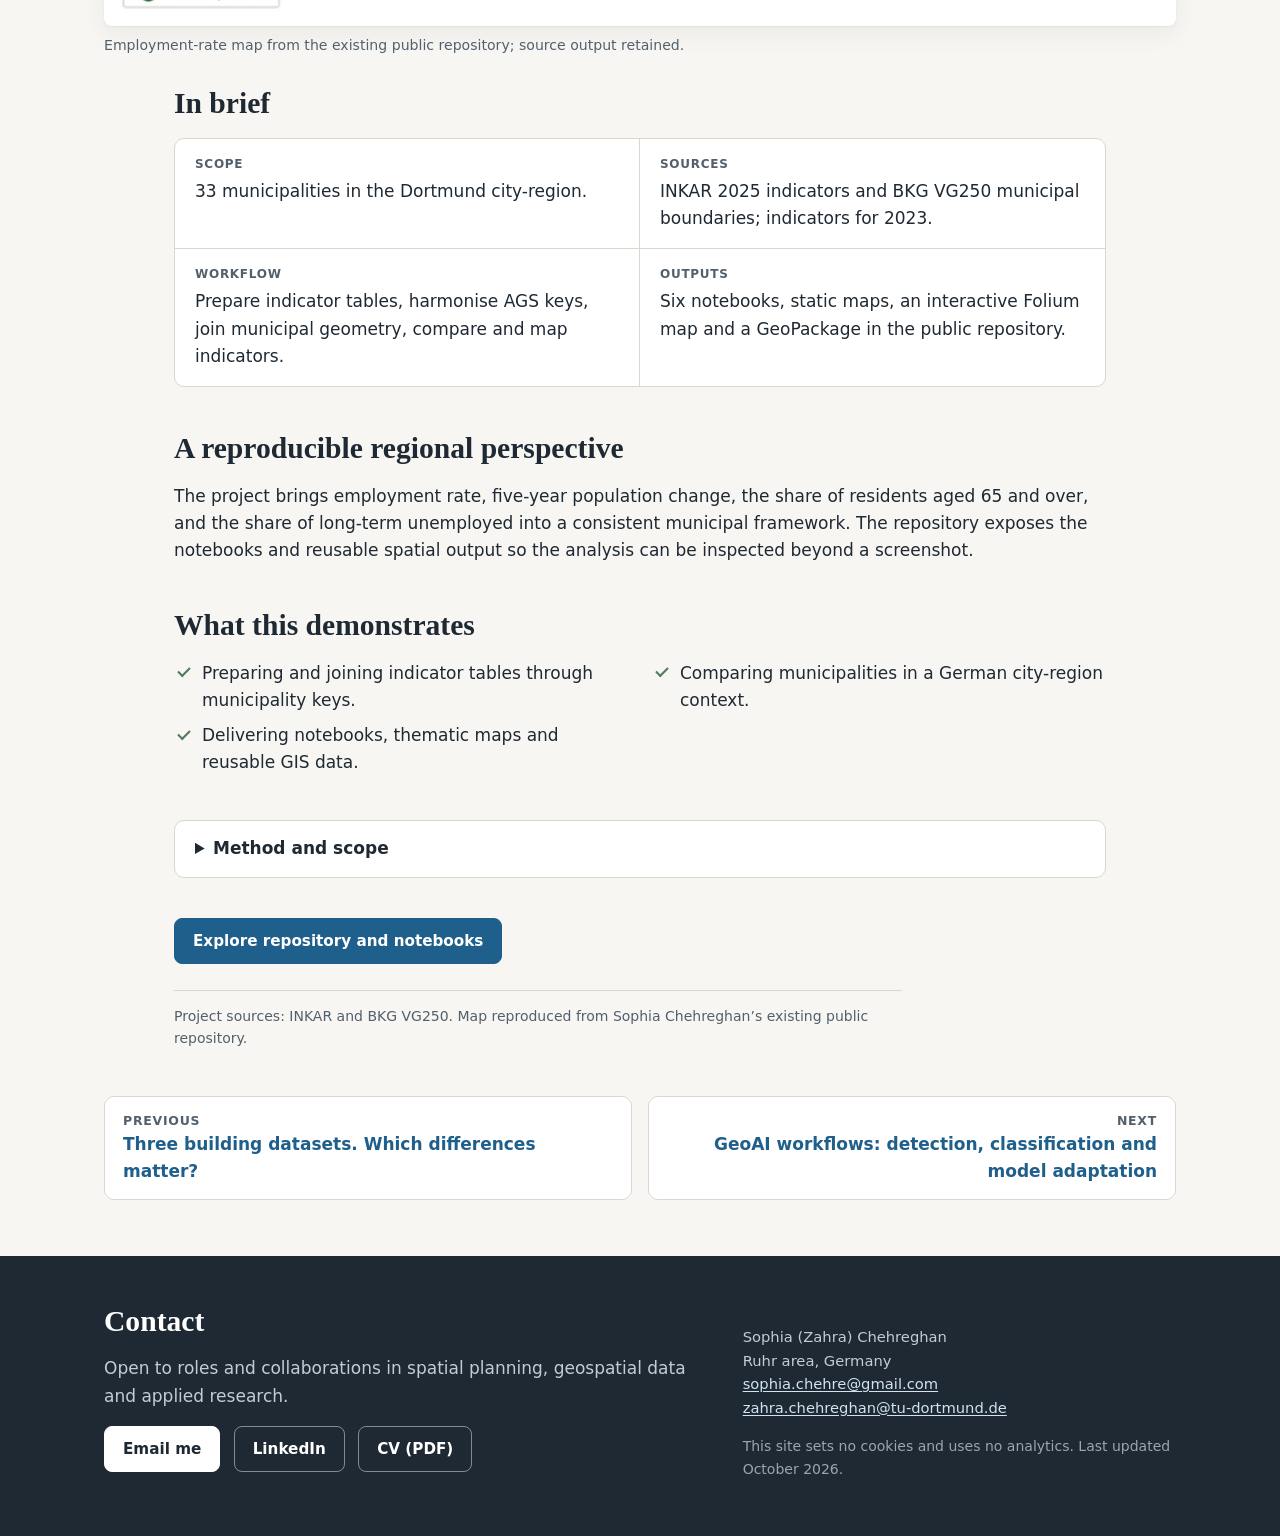
<file: projects/dortmund-stadtregion-indicators/index.html>
<!doctype html>
<html lang="en">
<head>
<meta charset="utf-8">
<meta name="viewport" content="width=device-width, initial-scale=1">
<title>Reading the Dortmund city-region through open indicators · Sophia Chehreghan</title>
<meta name="description" content="A public Python GIS project joining four regional indicators to 33 municipalities around Dortmund, with mapped results, an interactive map and a reusable GeoPackage.">
<meta property="og:title" content="Reading the Dortmund city-region through open indicators · Sophia Chehreghan">
<meta property="og:description" content="A public Python GIS project joining four regional indicators to 33 municipalities around Dortmund, with mapped results, an interactive map and a reusable GeoPackage.">
<meta property="og:type" content="website">
<link rel="stylesheet" href="../../assets/css/main.css">
<link rel="icon" href="../../assets/favicon.svg" type="image/svg+xml">
</head>
<body>
<a class="skip" href="#main">Skip to content</a>
<header class="site-header">
  <div class="wrap header-inner">
    <a class="brand" href="../../index.html">Sophia (Zahra) Chehreghan</a>
    <nav class="main-nav" aria-label="Main"><a href="../../index.html#projects" aria-current="page">Research &amp; Projects</a><a href="../../experience/index.html">Experience &amp; CV</a><a href="#contact">Contact</a></nav>
  </div>
</header>
<main id="main">

<article class="project">
  <header class="project-head">
    <div class="wrap">
      <p class="crumbs"><a href="../../index.html#projects">Research &amp; Projects</a> / Independent public-data project</p>
      <h1>Reading the Dortmund city-region through open indicators</h1>
      <p class="lead">A public Python GIS project joining four regional indicators to 33 municipalities around Dortmund, with mapped results, an interactive map and a reusable GeoPackage.</p>
      <dl class="meta"><div><dt>Context</dt><dd>German municipal GIS</dd></div><div><dt>Place</dt><dd>North Rhine-Westphalia, Germany</dd></div><div><dt>My role</dt><dd>Project design, spatial analysis and interactive delivery</dd></div><div><dt>Tools</dt><dd>Python, GeoPandas, Pandas, Folium, Jupyter, QGIS</dd></div></dl>
    </div>
  </header>
  <div class="wrap project-hero"><figure class="fig hero-fig"><img class="" src="../../assets/img/regional-indicators/employment-800.webp" srcset="../../assets/img/regional-indicators/employment-800.webp 800w, ../../assets/img/regional-indicators/employment-1600.webp 1600w" sizes="(min-width: 960px) 60vw, 100vw" width="800" height="879" alt="Reading the Dortmund city-region through open indicators — actual project output" fetchpriority="high" data-zoom="../../assets/img/regional-indicators/employment-1600.webp"><figcaption>Employment-rate map from the existing public repository; source output retained.</figcaption></figure></div>
  <div class="wrap project-body">
    <section class="block"><h2>In brief</h2><dl class="brief"><div><dt>Scope</dt><dd>33 municipalities in the Dortmund city-region.</dd></div><div><dt>Sources</dt><dd>INKAR 2025 indicators and BKG VG250 municipal boundaries; indicators for 2023.</dd></div><div><dt>Workflow</dt><dd>Prepare indicator tables, harmonise AGS keys, join municipal geometry, compare and map indicators.</dd></div><div><dt>Outputs</dt><dd>Six notebooks, static maps, an interactive Folium map and a GeoPackage in the public repository.</dd></div></dl></section>
    <section class="block" id="a-reproducible-regional-perspective"><h2>A reproducible regional perspective</h2><p>The project brings employment rate, five-year population change, the share of residents aged 65 and over, and the share of long-term unemployed into a consistent municipal framework. The repository exposes the notebooks and reusable spatial output so the analysis can be inspected beyond a screenshot.</p></section>
    <section class="block"><h2>What this demonstrates</h2><ul class="checks"><li>Preparing and joining indicator tables through municipality keys.</li><li>Comparing municipalities in a German city-region context.</li><li>Delivering notebooks, thematic maps and reusable GIS data.</li></ul></section>
    <details class="notes"><summary>Method and scope</summary><ul><li>This is an existing public project, distinct from the new building-data comparison.</li><li>Indicator years and units must be read from the repository rather than inferred from the download year.</li></ul></details>
    
    <div class="project-links"><a class="btn" href="https://github.com/sophia-chehre/dortmund-stadtregion-indicators" rel="noopener">Explore repository and notebooks</a></div>
    <p class="credit small">Project sources: INKAR and BKG VG250. Map reproduced from Sophia Chehreghan’s existing public repository.</p>
  </div>
  <nav class="wrap prevnext" aria-label="More projects"><a class="pn-prev" href="../../projects/municipal-building-explorer/index.html"><span>Previous</span>Three building datasets. Which differences matter?</a><a class="pn-next" href="../../projects/geoai-workflows/index.html"><span>Next</span>GeoAI workflows: detection, classification and model adaptation</a></nav>
</article>
</main>
<footer class="site-footer" id="contact">
  <div class="wrap footer-grid">
    <div>
      <h2>Contact</h2>
      <p class="footer-lead">Open to roles and collaborations in spatial planning, geospatial data and applied research.</p>
      <p><a class="btn" href="mailto:sophia.chehre@gmail.com">Email me</a>
         <a class="btn btn-ghost" href="https://www.linkedin.com/in/sophia-chehre" rel="noopener">LinkedIn</a>
         <a class="btn btn-ghost" href="../../files/Sophia-Chehreghan-CV.pdf">CV (PDF)</a></p>
    </div>
    <div class="footer-meta">
      <p>Sophia (Zahra) Chehreghan<br>Ruhr area, Germany<br><a href="mailto:sophia.chehre@gmail.com">sophia.chehre@gmail.com</a><br><a href="mailto:zahra.chehreghan@tu-dortmund.de">zahra.chehreghan@tu-dortmund.de</a></p>
      <p class="small">This site sets no cookies and uses no analytics. Last updated October 2026.</p>
    </div>
  </div>
</footer>
<dialog class="lightbox" aria-label="Enlarged image">
  <form method="dialog"><button class="lightbox-close" aria-label="Close">×</button></form>
  <img alt="">
  <p class="lightbox-caption"></p>
</dialog>
<script src="../../assets/js/main.js" defer></script>
</body>
</html>
</file>
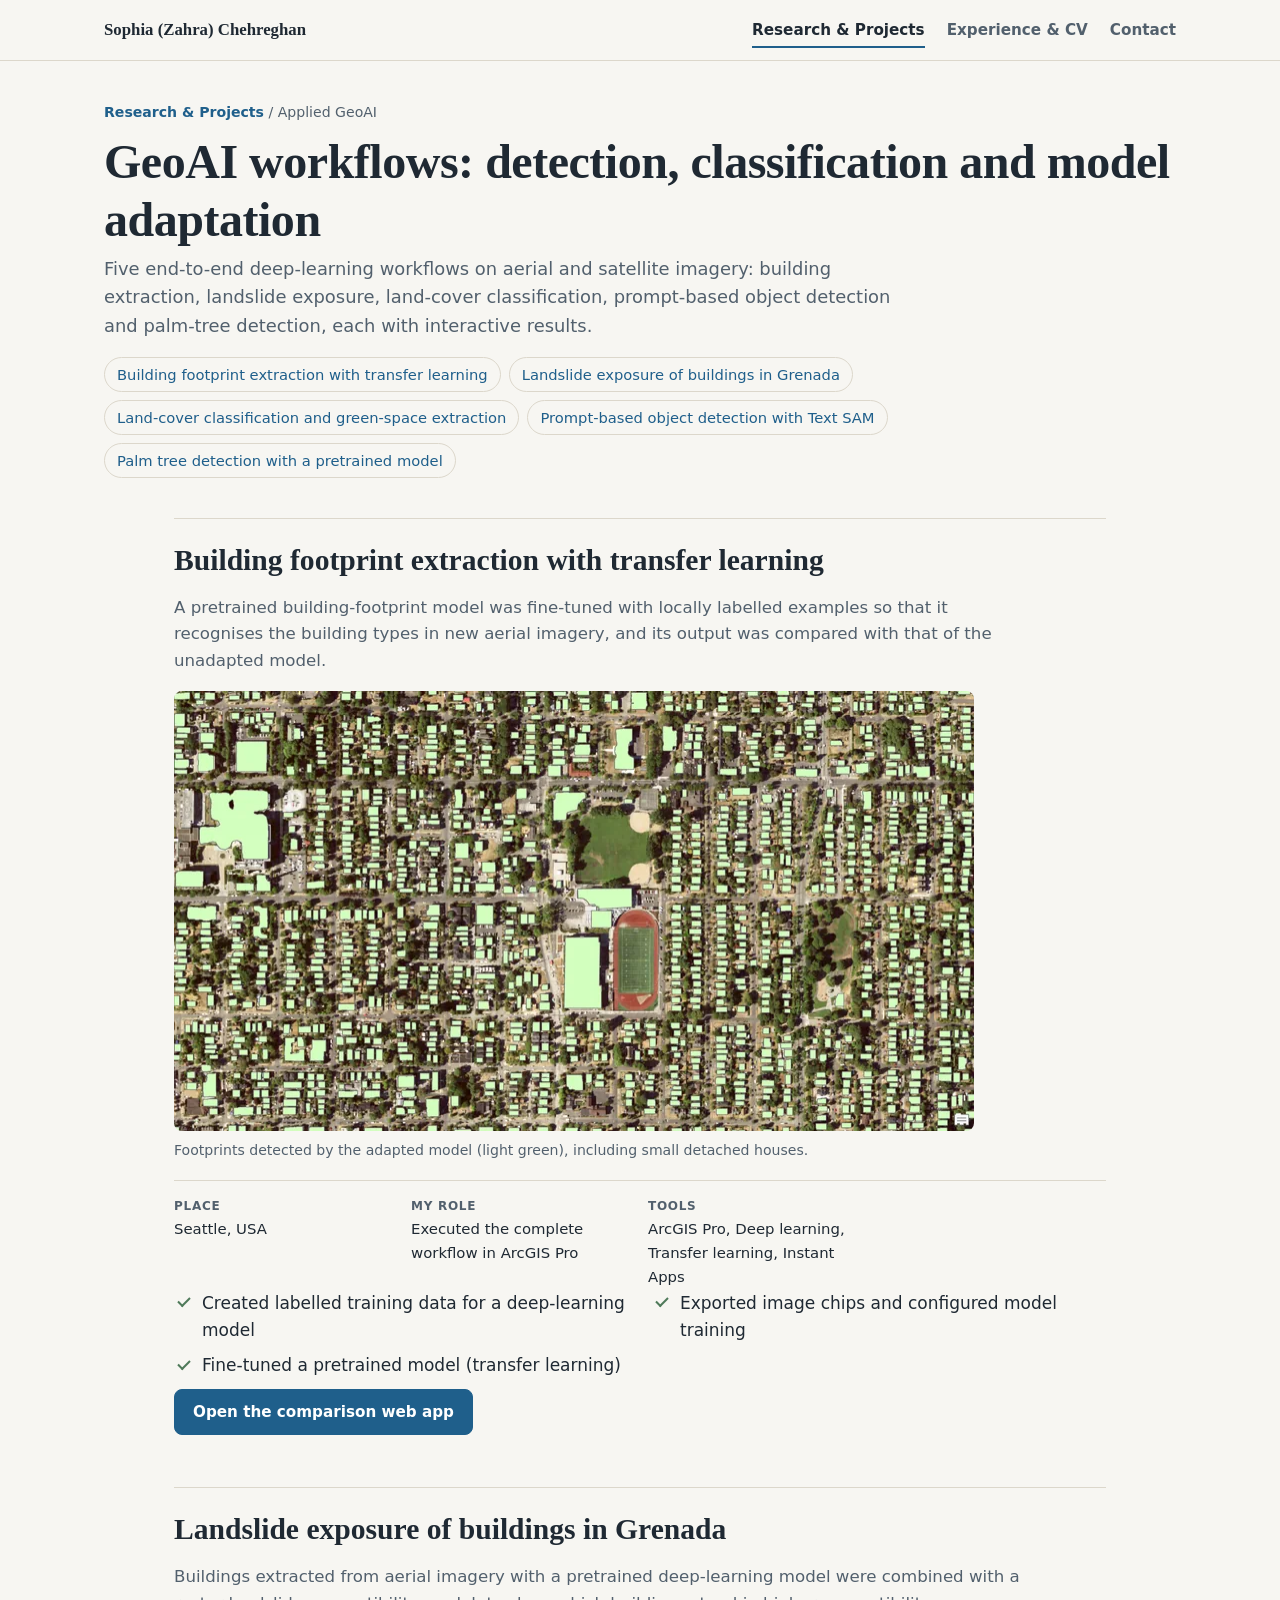
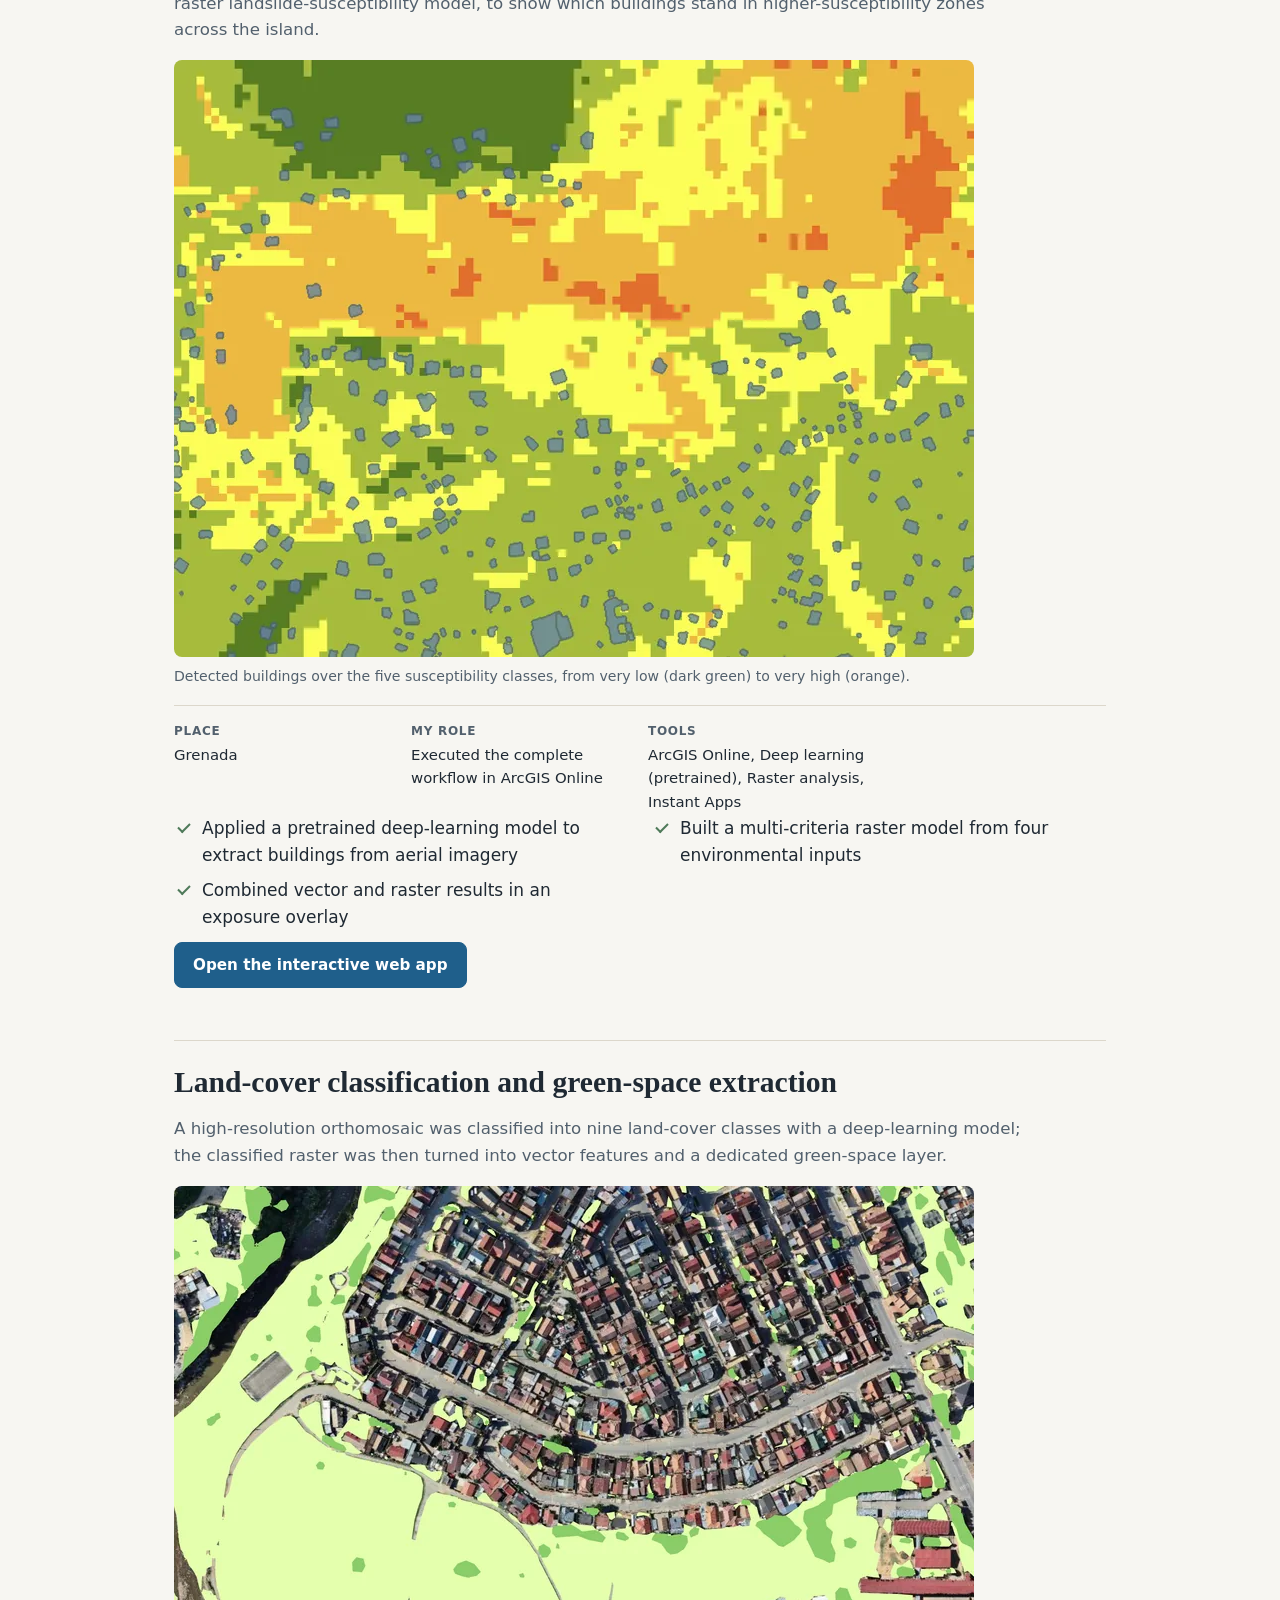
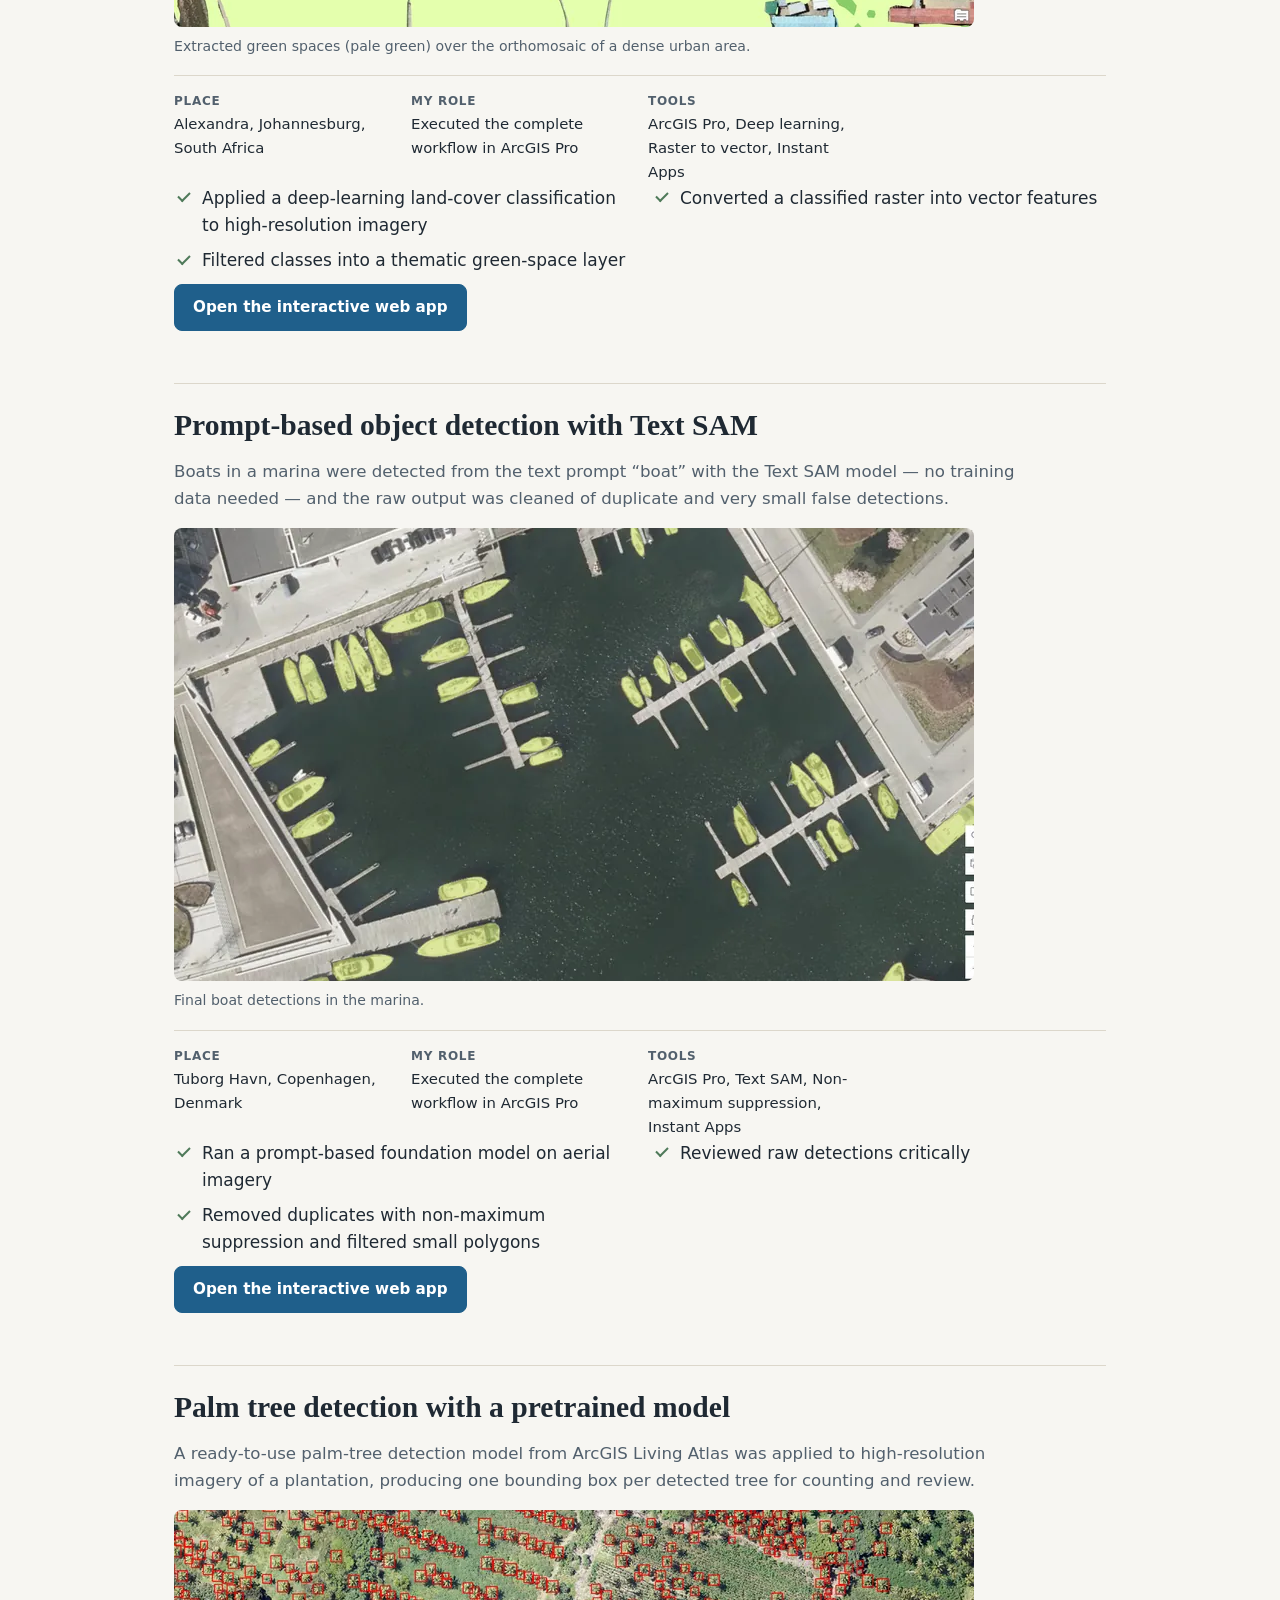
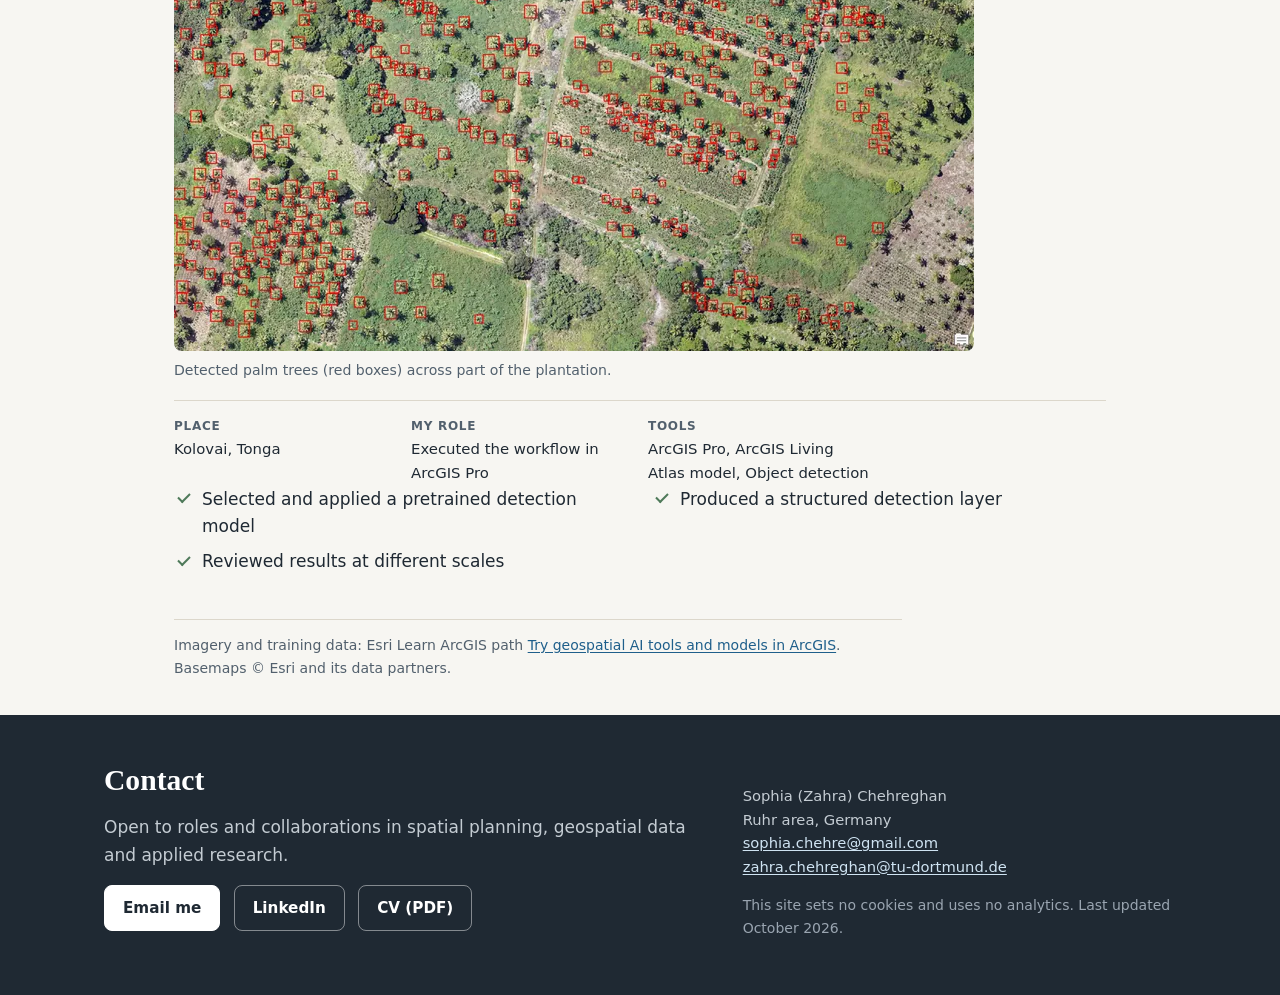
<file: projects/geoai-workflows/index.html>
<!doctype html>
<html lang="en">
<head>
<meta charset="utf-8">
<meta name="viewport" content="width=device-width, initial-scale=1">
<title>GeoAI workflows: detection, classification and model adaptation · Sophia Chehreghan</title>
<meta name="description" content="Five end-to-end deep-learning workflows on aerial and satellite imagery: building extraction, landslide exposure, land-cover classification, prompt-based object detection and palm-tree detection, each with interactive results.">
<meta property="og:title" content="GeoAI workflows: detection, classification and model adaptation · Sophia Chehreghan">
<meta property="og:description" content="Five end-to-end deep-learning workflows on aerial and satellite imagery: building extraction, landslide exposure, land-cover classification, prompt-based object detection and palm-tree detection, each with interactive results.">
<meta property="og:type" content="website">
<link rel="stylesheet" href="../../assets/css/main.css">
<link rel="icon" href="../../assets/favicon.svg" type="image/svg+xml">
</head>
<body>
<a class="skip" href="#main">Skip to content</a>
<header class="site-header">
  <div class="wrap header-inner">
    <a class="brand" href="../../index.html">Sophia (Zahra) Chehreghan</a>
    <nav class="main-nav" aria-label="Main"><a href="../../index.html#projects" aria-current="page">Research &amp; Projects</a><a href="../../experience/index.html">Experience &amp; CV</a><a href="#contact">Contact</a></nav>
  </div>
</header>
<main id="main">

<article class="project">
  <header class="project-head">
    <div class="wrap">
      <p class="crumbs"><a href="../../index.html#projects">Research &amp; Projects</a> / Applied GeoAI</p>
      <h1>GeoAI workflows: detection, classification and model adaptation</h1>
      <p class="lead">Five end-to-end deep-learning workflows on aerial and satellite imagery: building extraction, landslide exposure, land-cover classification, prompt-based object detection and palm-tree detection, each with interactive results.</p>
      <ul class="toc"><li><a href="#building-extraction-transfer-learning">Building footprint extraction with transfer learning</a></li><li><a href="#landslide-exposure-grenada">Landslide exposure of buildings in Grenada</a></li><li><a href="#land-cover-green-space">Land-cover classification and green-space extraction</a></li><li><a href="#text-prompt-object-detection">Prompt-based object detection with Text SAM</a></li><li><a href="#palm-tree-detection">Palm tree detection with a pretrained model</a></li></ul>
    </div>
  </header>
  <div class="wrap project-body">
    <section class="block wf" id="building-extraction-transfer-learning">
  <h2>Building footprint extraction with transfer learning</h2>
  <p class="lead-sm">A pretrained building-footprint model was fine-tuned with locally labelled examples so that it recognises the building types in new aerial imagery, and its output was compared with that of the unadapted model.</p>
  <figure class="fig "><img class="" src="../../assets/img/building-extraction/result-detail-800.webp" srcset="../../assets/img/building-extraction/result-detail-800.webp 800w, ../../assets/img/building-extraction/result-detail-1600.webp 1600w" sizes="(min-width: 960px) 60vw, 100vw" width="800" height="441" alt="Aerial view of a residential area with building footprints detected by the adapted model shown in light green" loading="lazy" decoding="async" data-zoom="../../assets/img/building-extraction/result-detail-1600.webp"><figcaption>Footprints detected by the adapted model (light green), including small detached houses.</figcaption></figure>
  <dl class="meta"><div><dt>Place</dt><dd>Seattle, USA</dd></div>
  <div><dt>My role</dt><dd>Executed the complete workflow in ArcGIS Pro</dd></div>
  <div><dt>Tools</dt><dd>ArcGIS Pro, Deep learning, Transfer learning, Instant Apps</dd></div></dl>
  <ul class="checks"><li>Created labelled training data for a deep-learning model</li><li>Exported image chips and configured model training</li><li>Fine-tuned a pretrained model (transfer learning)</li></ul>
  <div class="project-links"><a class="btn" href="https://irpud.maps.arcgis.com/apps/instant/compare/index.html?appid=68f6ae6e7ea54b0eb540ba0112dfa756" rel="noopener">Open the comparison web app</a></div>
</section><section class="block wf" id="landslide-exposure-grenada">
  <h2>Landslide exposure of buildings in Grenada</h2>
  <p class="lead-sm">Buildings extracted from aerial imagery with a pretrained deep-learning model were combined with a raster landslide-susceptibility model, to show which buildings stand in higher-susceptibility zones across the island.</p>
  <figure class="fig "><img class="" src="../../assets/img/landslide-exposure/exposure-detail-800.webp" srcset="../../assets/img/landslide-exposure/exposure-detail-800.webp 800w, ../../assets/img/landslide-exposure/exposure-detail-1600.webp 1600w" sizes="(min-width: 960px) 60vw, 100vw" width="800" height="597" alt="Detected building footprints in grey-blue over landslide susceptibility classes from dark green (very low) to orange (very high)" loading="lazy" decoding="async" data-zoom="../../assets/img/landslide-exposure/exposure-detail-1600.webp"><figcaption>Detected buildings over the five susceptibility classes, from very low (dark green) to very high (orange).</figcaption></figure>
  <dl class="meta"><div><dt>Place</dt><dd>Grenada</dd></div>
  <div><dt>My role</dt><dd>Executed the complete workflow in ArcGIS Online</dd></div>
  <div><dt>Tools</dt><dd>ArcGIS Online, Deep learning (pretrained), Raster analysis, Instant Apps</dd></div></dl>
  <ul class="checks"><li>Applied a pretrained deep-learning model to extract buildings from aerial imagery</li><li>Built a multi-criteria raster model from four environmental inputs</li><li>Combined vector and raster results in an exposure overlay</li></ul>
  <div class="project-links"><a class="btn" href="https://irpud.maps.arcgis.com/apps/instant/sidebar/index.html?appid=054b446d4fd54a9896b929d05d18ca05" rel="noopener">Open the interactive web app</a></div>
</section><section class="block wf" id="land-cover-green-space">
  <h2>Land-cover classification and green-space extraction</h2>
  <p class="lead-sm">A high-resolution orthomosaic was classified into nine land-cover classes with a deep-learning model; the classified raster was then turned into vector features and a dedicated green-space layer.</p>
  <figure class="fig "><img class="" src="../../assets/img/land-cover/land-cover-detail-800.webp" srcset="../../assets/img/land-cover/land-cover-detail-800.webp 800w, ../../assets/img/land-cover/land-cover-detail-1600.webp 1600w" sizes="(min-width: 960px) 60vw, 100vw" width="800" height="441" alt="Dense settlement with extracted green spaces shown in pale green over the imagery" loading="lazy" decoding="async" data-zoom="../../assets/img/land-cover/land-cover-detail-1600.webp"><figcaption>Extracted green spaces (pale green) over the orthomosaic of a dense urban area.</figcaption></figure>
  <dl class="meta"><div><dt>Place</dt><dd>Alexandra, Johannesburg, South Africa</dd></div>
  <div><dt>My role</dt><dd>Executed the complete workflow in ArcGIS Pro</dd></div>
  <div><dt>Tools</dt><dd>ArcGIS Pro, Deep learning, Raster to vector, Instant Apps</dd></div></dl>
  <ul class="checks"><li>Applied a deep-learning land-cover classification to high-resolution imagery</li><li>Converted a classified raster into vector features</li><li>Filtered classes into a thematic green-space layer</li></ul>
  <div class="project-links"><a class="btn" href="https://irpud.maps.arcgis.com/apps/instant/basic/index.html?appid=de5aefb1d12946c29fd5bf1fce597a7c" rel="noopener">Open the interactive web app</a></div>
</section><section class="block wf" id="text-prompt-object-detection">
  <h2>Prompt-based object detection with Text SAM</h2>
  <p class="lead-sm">Boats in a marina were detected from the text prompt “boat” with the Text SAM model — no training data needed — and the raw output was cleaned of duplicate and very small false detections.</p>
  <figure class="fig "><img class="" src="../../assets/img/boat-detection/detections-detail-800.webp" srcset="../../assets/img/boat-detection/detections-detail-800.webp 800w, ../../assets/img/boat-detection/detections-detail-1600.webp 1600w" sizes="(min-width: 960px) 60vw, 100vw" width="800" height="453" alt="Marina with detected boats highlighted in yellow-green" loading="lazy" decoding="async" data-zoom="../../assets/img/boat-detection/detections-detail-1600.webp"><figcaption>Final boat detections in the marina.</figcaption></figure>
  <dl class="meta"><div><dt>Place</dt><dd>Tuborg Havn, Copenhagen, Denmark</dd></div>
  <div><dt>My role</dt><dd>Executed the complete workflow in ArcGIS Pro</dd></div>
  <div><dt>Tools</dt><dd>ArcGIS Pro, Text SAM, Non-maximum suppression, Instant Apps</dd></div></dl>
  <ul class="checks"><li>Ran a prompt-based foundation model on aerial imagery</li><li>Reviewed raw detections critically</li><li>Removed duplicates with non-maximum suppression and filtered small polygons</li></ul>
  <div class="project-links"><a class="btn" href="https://irpud.maps.arcgis.com/apps/instant/exhibit/index.html?appid=08e4ab16edf540b68233dbbf65dd7e7e" rel="noopener">Open the interactive web app</a></div>
</section><section class="block wf" id="palm-tree-detection">
  <h2>Palm tree detection with a pretrained model</h2>
  <p class="lead-sm">A ready-to-use palm-tree detection model from ArcGIS Living Atlas was applied to high-resolution imagery of a plantation, producing one bounding box per detected tree for counting and review.</p>
  <figure class="fig "><img class="" src="../../assets/img/palm-detection/detections-detail-800.webp" srcset="../../assets/img/palm-detection/detections-detail-800.webp 800w, ../../assets/img/palm-detection/detections-detail-1600.webp 1600w" sizes="(min-width: 960px) 60vw, 100vw" width="800" height="441" alt="Plantation imagery with red bounding boxes around detected palm trees" loading="lazy" decoding="async" data-zoom="../../assets/img/palm-detection/detections-detail-1600.webp"><figcaption>Detected palm trees (red boxes) across part of the plantation.</figcaption></figure>
  <dl class="meta"><div><dt>Place</dt><dd>Kolovai, Tonga</dd></div>
  <div><dt>My role</dt><dd>Executed the workflow in ArcGIS Pro</dd></div>
  <div><dt>Tools</dt><dd>ArcGIS Pro, ArcGIS Living Atlas model, Object detection</dd></div></dl>
  <ul class="checks"><li>Selected and applied a pretrained detection model</li><li>Produced a structured detection layer</li><li>Reviewed results at different scales</li></ul>
  <div class="project-links"></div>
</section>
    <p class="credit small">Imagery and training data: Esri Learn ArcGIS path <a href="https://learn.arcgis.com/en/paths/try-deep-learning-in-arcgis/" rel="noopener">Try geospatial AI tools and models in ArcGIS</a>. Basemaps © Esri and its data partners.</p>
  </div>
</article>
</main>
<footer class="site-footer" id="contact">
  <div class="wrap footer-grid">
    <div>
      <h2>Contact</h2>
      <p class="footer-lead">Open to roles and collaborations in spatial planning, geospatial data and applied research.</p>
      <p><a class="btn" href="mailto:sophia.chehre@gmail.com">Email me</a>
         <a class="btn btn-ghost" href="https://www.linkedin.com/in/sophia-chehre" rel="noopener">LinkedIn</a>
         <a class="btn btn-ghost" href="../../files/Sophia-Chehreghan-CV.pdf">CV (PDF)</a></p>
    </div>
    <div class="footer-meta">
      <p>Sophia (Zahra) Chehreghan<br>Ruhr area, Germany<br><a href="mailto:sophia.chehre@gmail.com">sophia.chehre@gmail.com</a><br><a href="mailto:zahra.chehreghan@tu-dortmund.de">zahra.chehreghan@tu-dortmund.de</a></p>
      <p class="small">This site sets no cookies and uses no analytics. Last updated October 2026.</p>
    </div>
  </div>
</footer>
<dialog class="lightbox" aria-label="Enlarged image">
  <form method="dialog"><button class="lightbox-close" aria-label="Close">×</button></form>
  <img alt="">
  <p class="lightbox-caption"></p>
</dialog>
<script src="../../assets/js/main.js" defer></script>
</body>
</html>
</file>
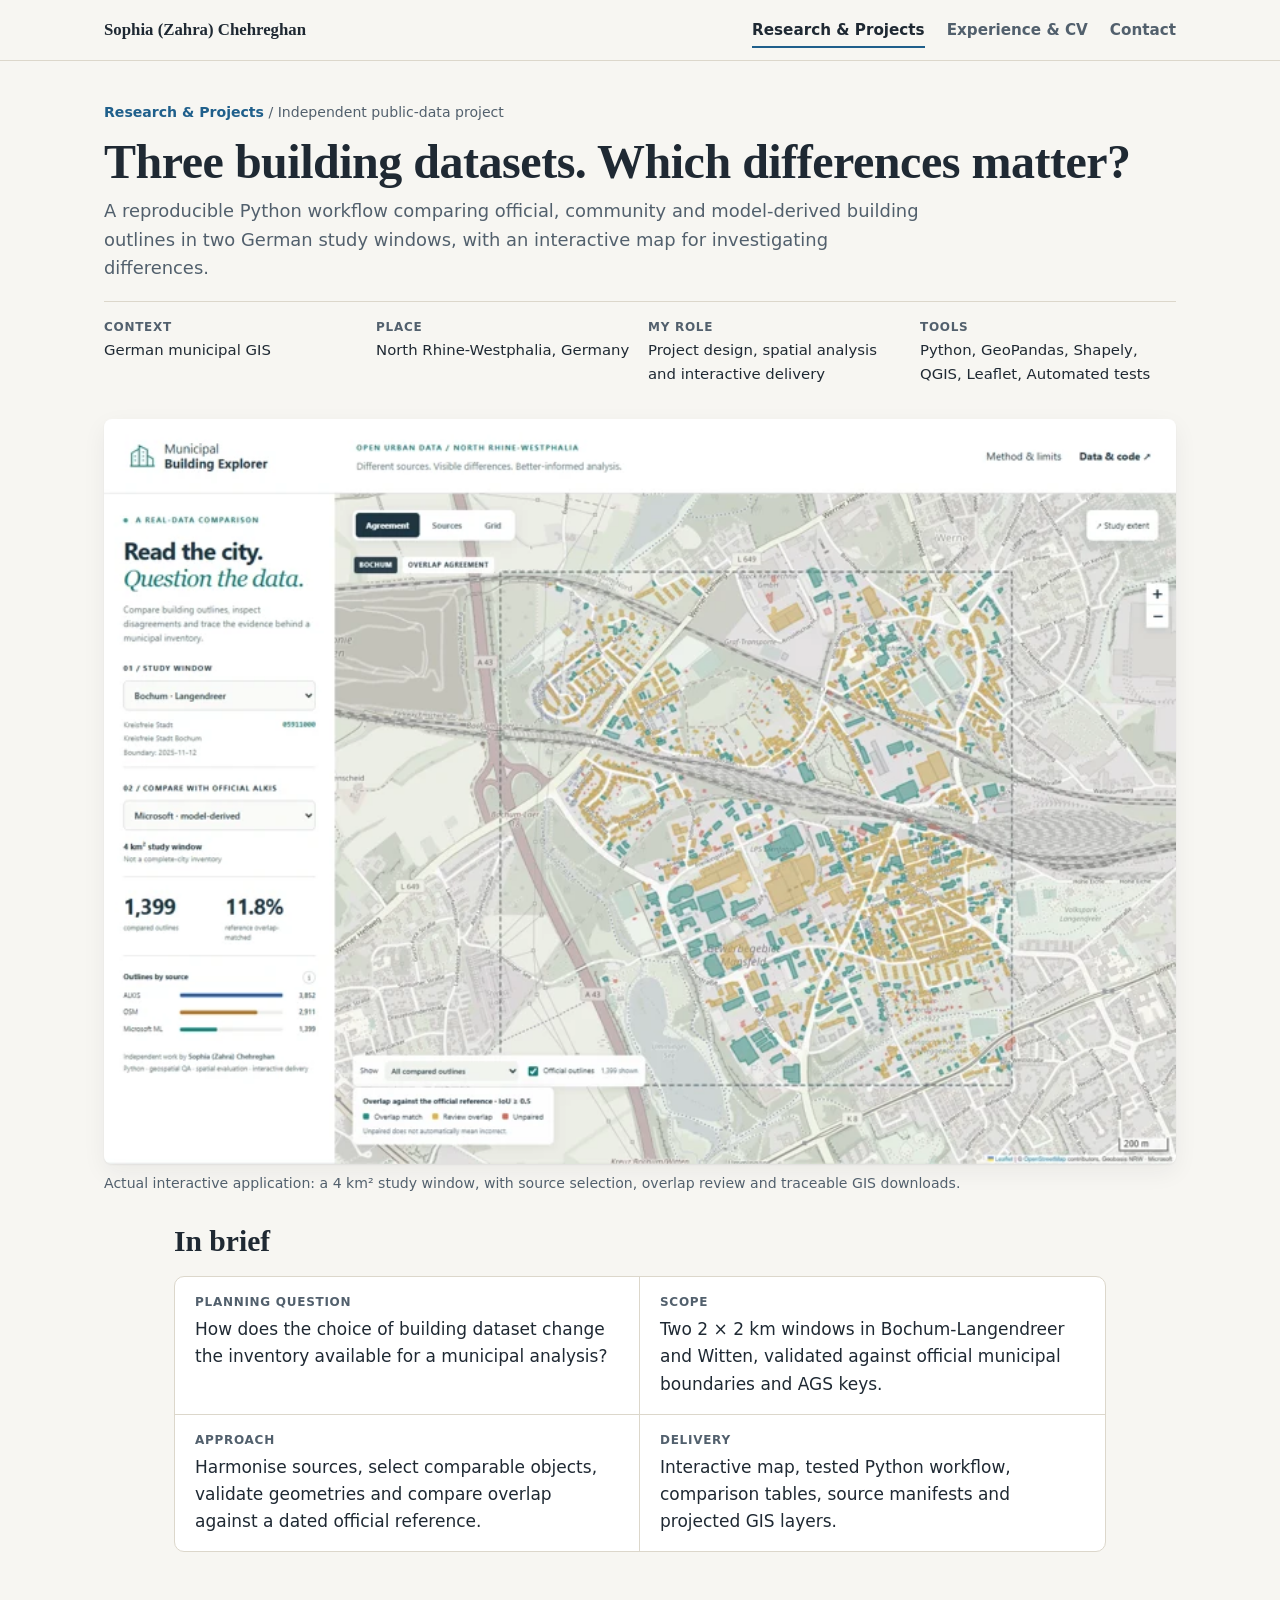
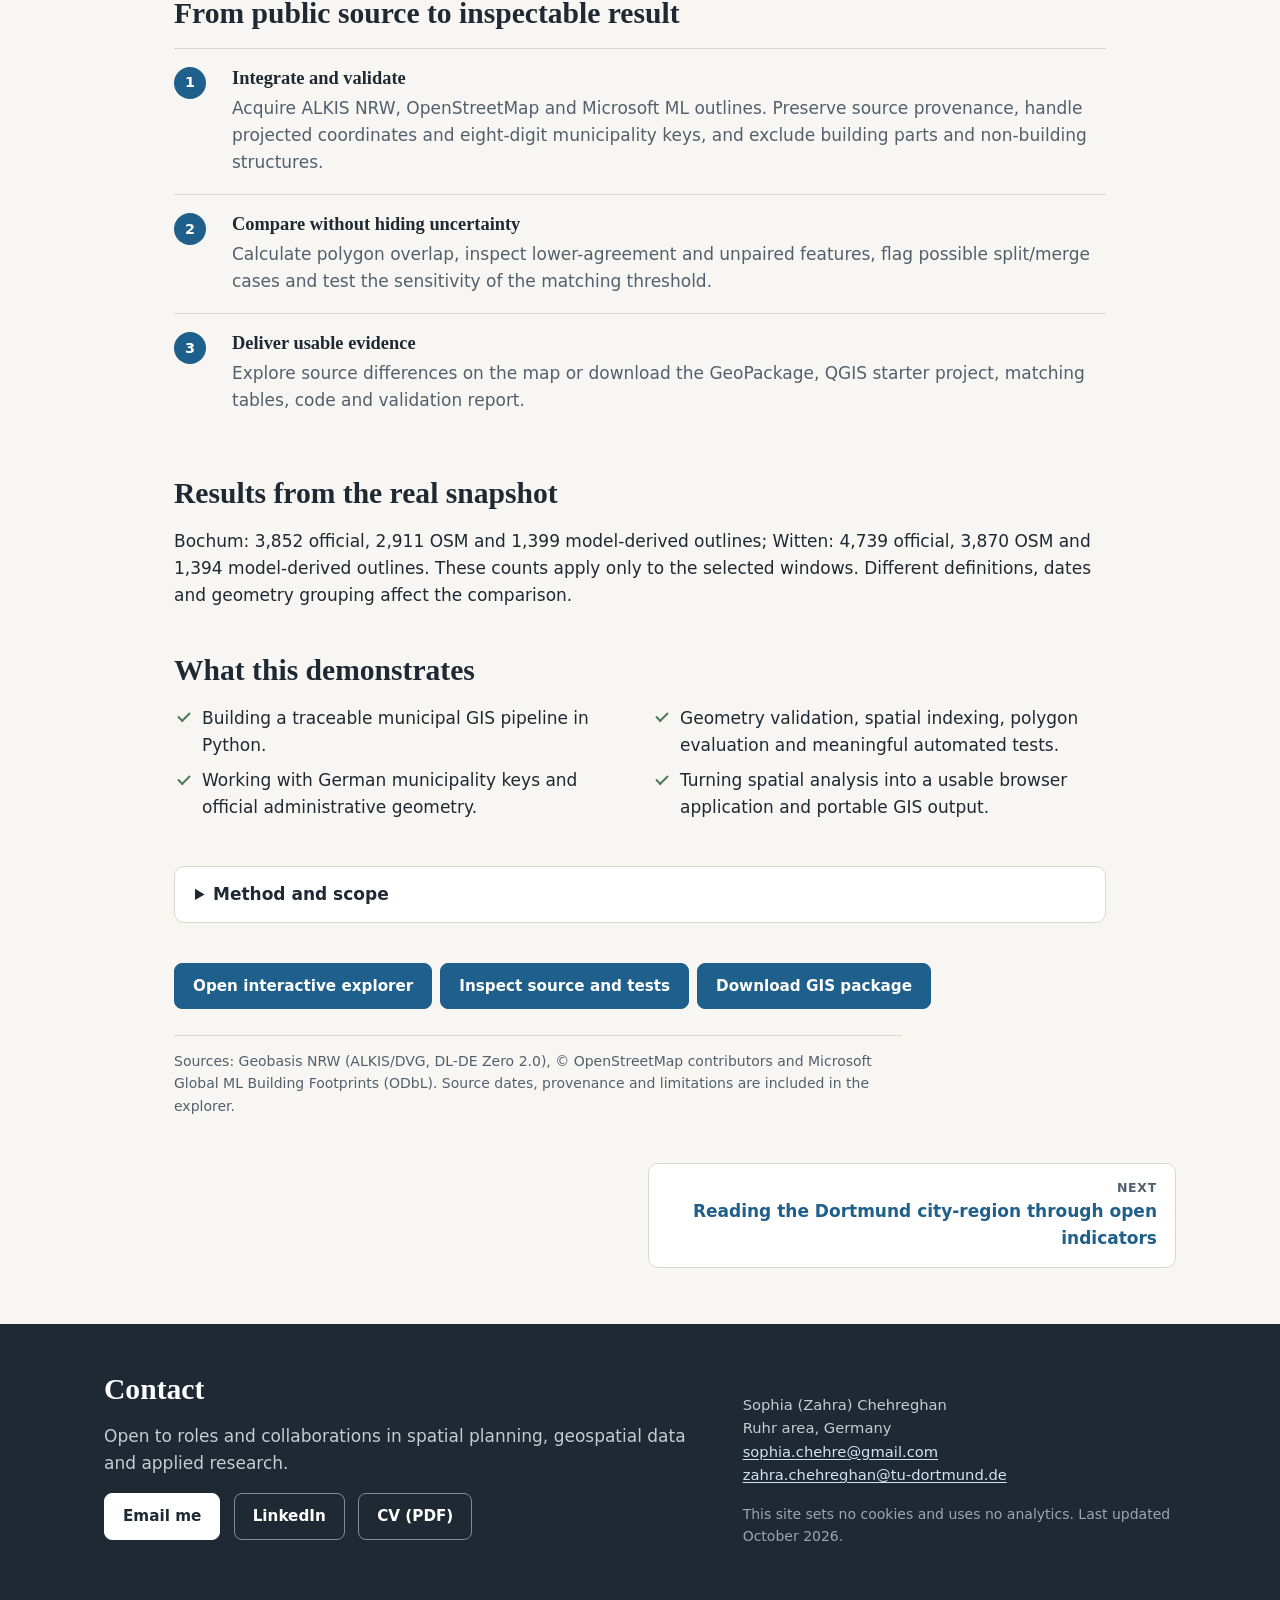
<file: projects/municipal-building-explorer/index.html>
<!doctype html>
<html lang="en">
<head>
<meta charset="utf-8">
<meta name="viewport" content="width=device-width, initial-scale=1">
<title>Three building datasets. Which differences matter? · Sophia Chehreghan</title>
<meta name="description" content="A reproducible Python workflow comparing official, community and model-derived building outlines in two German study windows, with an interactive map for investigating differences.">
<meta property="og:title" content="Three building datasets. Which differences matter? · Sophia Chehreghan">
<meta property="og:description" content="A reproducible Python workflow comparing official, community and model-derived building outlines in two German study windows, with an interactive map for investigating differences.">
<meta property="og:type" content="website">
<link rel="stylesheet" href="../../assets/css/main.css">
<link rel="icon" href="../../assets/favicon.svg" type="image/svg+xml">
</head>
<body>
<a class="skip" href="#main">Skip to content</a>
<header class="site-header">
  <div class="wrap header-inner">
    <a class="brand" href="../../index.html">Sophia (Zahra) Chehreghan</a>
    <nav class="main-nav" aria-label="Main"><a href="../../index.html#projects" aria-current="page">Research &amp; Projects</a><a href="../../experience/index.html">Experience &amp; CV</a><a href="#contact">Contact</a></nav>
  </div>
</header>
<main id="main">

<article class="project">
  <header class="project-head">
    <div class="wrap">
      <p class="crumbs"><a href="../../index.html#projects">Research &amp; Projects</a> / Independent public-data project</p>
      <h1>Three building datasets. Which differences matter?</h1>
      <p class="lead">A reproducible Python workflow comparing official, community and model-derived building outlines in two German study windows, with an interactive map for investigating differences.</p>
      <dl class="meta"><div><dt>Context</dt><dd>German municipal GIS</dd></div><div><dt>Place</dt><dd>North Rhine-Westphalia, Germany</dd></div><div><dt>My role</dt><dd>Project design, spatial analysis and interactive delivery</dd></div><div><dt>Tools</dt><dd>Python, GeoPandas, Shapely, QGIS, Leaflet, Automated tests</dd></div></dl>
    </div>
  </header>
  <div class="wrap project-hero"><figure class="fig hero-fig"><img class="" src="../../assets/img/municipal-explorer/overview-800.webp" srcset="../../assets/img/municipal-explorer/overview-800.webp 800w, ../../assets/img/municipal-explorer/overview-1600.webp 1600w" sizes="(min-width: 960px) 60vw, 100vw" width="800" height="556" alt="Three building datasets. Which differences matter? — actual project output" fetchpriority="high" data-zoom="../../assets/img/municipal-explorer/overview-1600.webp"><figcaption>Actual interactive application: a 4 km² study window, with source selection, overlap review and traceable GIS downloads.</figcaption></figure></div>
  <div class="wrap project-body">
    <section class="block"><h2>In brief</h2><dl class="brief"><div><dt>Planning question</dt><dd>How does the choice of building dataset change the inventory available for a municipal analysis?</dd></div><div><dt>Scope</dt><dd>Two 2 × 2 km windows in Bochum-Langendreer and Witten, validated against official municipal boundaries and AGS keys.</dd></div><div><dt>Approach</dt><dd>Harmonise sources, select comparable objects, validate geometries and compare overlap against a dated official reference.</dd></div><div><dt>Delivery</dt><dd>Interactive map, tested Python workflow, comparison tables, source manifests and projected GIS layers.</dd></div></dl></section>
    <section class="block" id="from-public-source-to-inspectable-result"><h2>From public source to inspectable result</h2><ol class="steps"><li class="step"><span class="step-n" aria-hidden="true">1</span><div class="step-body"><h3>Integrate and validate</h3><p>Acquire ALKIS NRW, OpenStreetMap and Microsoft ML outlines. Preserve source provenance, handle projected coordinates and eight-digit municipality keys, and exclude building parts and non-building structures.</p></div></li><li class="step"><span class="step-n" aria-hidden="true">2</span><div class="step-body"><h3>Compare without hiding uncertainty</h3><p>Calculate polygon overlap, inspect lower-agreement and unpaired features, flag possible split/merge cases and test the sensitivity of the matching threshold.</p></div></li><li class="step"><span class="step-n" aria-hidden="true">3</span><div class="step-body"><h3>Deliver usable evidence</h3><p>Explore source differences on the map or download the GeoPackage, QGIS starter project, matching tables, code and validation report.</p></div></li></ol></section><section class="block" id="results-from-the-real-snapshot"><h2>Results from the real snapshot</h2><p>Bochum: 3,852 official, 2,911 OSM and 1,399 model-derived outlines; Witten: 4,739 official, 3,870 OSM and 1,394 model-derived outlines. These counts apply only to the selected windows. Different definitions, dates and geometry grouping affect the comparison.</p></section>
    <section class="block"><h2>What this demonstrates</h2><ul class="checks"><li>Building a traceable municipal GIS pipeline in Python.</li><li>Geometry validation, spatial indexing, polygon evaluation and meaningful automated tests.</li><li>Working with German municipality keys and official administrative geometry.</li><li>Turning spatial analysis into a usable browser application and portable GIS output.</li></ul></section>
    <details class="notes"><summary>Method and scope</summary><ul><li>IoU overlap agreement is not unconditional detection accuracy; the official layer is a dated reference.</li><li>The Bochum window was moved to Langendreer after the initial central-city probe showed no Microsoft coverage. Selection is coverage-based, not representative of either city.</li><li>This project compares published model-derived outlines; it does not train a new model.</li><li>No confidential employer code, data or results were used.</li></ul></details>
    
    <div class="project-links"><a class="btn" href="../../explorer/" rel="noopener">Open interactive explorer</a><a class="btn" href="../../explorer/downloads/source_code.zip" rel="noopener">Inspect source and tests</a><a class="btn" href="../../explorer/downloads/municipal_buildings_gis.zip" rel="noopener">Download GIS package</a></div>
    <p class="credit small">Sources: Geobasis NRW (ALKIS/DVG, DL-DE Zero 2.0), © OpenStreetMap contributors and Microsoft Global ML Building Footprints (ODbL). Source dates, provenance and limitations are included in the explorer.</p>
  </div>
  <nav class="wrap prevnext" aria-label="More projects"><a class="pn-next" href="../../projects/dortmund-stadtregion-indicators/index.html"><span>Next</span>Reading the Dortmund city-region through open indicators</a></nav>
</article>
</main>
<footer class="site-footer" id="contact">
  <div class="wrap footer-grid">
    <div>
      <h2>Contact</h2>
      <p class="footer-lead">Open to roles and collaborations in spatial planning, geospatial data and applied research.</p>
      <p><a class="btn" href="mailto:sophia.chehre@gmail.com">Email me</a>
         <a class="btn btn-ghost" href="https://www.linkedin.com/in/sophia-chehre" rel="noopener">LinkedIn</a>
         <a class="btn btn-ghost" href="../../files/Sophia-Chehreghan-CV.pdf">CV (PDF)</a></p>
    </div>
    <div class="footer-meta">
      <p>Sophia (Zahra) Chehreghan<br>Ruhr area, Germany<br><a href="mailto:sophia.chehre@gmail.com">sophia.chehre@gmail.com</a><br><a href="mailto:zahra.chehreghan@tu-dortmund.de">zahra.chehreghan@tu-dortmund.de</a></p>
      <p class="small">This site sets no cookies and uses no analytics. Last updated October 2026.</p>
    </div>
  </div>
</footer>
<dialog class="lightbox" aria-label="Enlarged image">
  <form method="dialog"><button class="lightbox-close" aria-label="Close">×</button></form>
  <img alt="">
  <p class="lightbox-caption"></p>
</dialog>
<script src="../../assets/js/main.js" defer></script>
</body>
</html>
</file>
<file: assets/css/main.css>
/* Portfolio — Sophia (Zahra) Chehreghan
   Quiet, cartographic interface: the maps and imagery carry the colour. */

:root {
  --bg: #f7f6f2;
  --surface: #ffffff;
  --tint: #eeece5;
  --ink: #1f2933;
  --muted: #52606d;
  --line: #dcd7cb;
  --accent: #1f5f8b;
  --accent-dark: #174a6c;
  --accent-soft: #e3edf4;
  --green: #4f7a5a;
  --warn: #b5562b;
  --radius: 10px;
  --shadow: 0 1px 2px rgba(31, 41, 51, .06), 0 8px 24px rgba(31, 41, 51, .06);
  --serif: "Iowan Old Style", "Palatino Linotype", "Book Antiqua", Palatino, Georgia, serif;
  --sans: system-ui, -apple-system, "Segoe UI", Roboto, "Helvetica Neue", Arial, sans-serif;
  --wrap: 1120px;
}

*, *::before, *::after { box-sizing: border-box; }
html { scroll-behavior: smooth; -webkit-text-size-adjust: 100%; }
@media (prefers-reduced-motion: reduce) { html { scroll-behavior: auto; } * { transition: none !important; } }
body { margin: 0; background: var(--bg); color: var(--ink); font: 17px/1.6 var(--sans); }
img { max-width: 100%; height: auto; display: block; }
a { color: var(--accent); text-underline-offset: 2px; }
a:hover { color: var(--accent-dark); }
:focus-visible { outline: 3px solid var(--accent); outline-offset: 2px; }
h1, h2, h3 { font-family: var(--serif); font-weight: 600; line-height: 1.2; color: var(--ink); }
h1 { font-size: clamp(2rem, 4.2vw, 3rem); margin: 0 0 .4rem; letter-spacing: -.01em; }
h2 { font-size: clamp(1.45rem, 2.4vw, 1.85rem); margin: 0 0 1rem; }
h3 { font-size: 1.15rem; margin: 0 0 .35rem; }
p { margin: 0 0 1rem; }
.small { font-size: .875rem; color: var(--muted); }
.wrap { max-width: var(--wrap); margin: 0 auto; padding: 0 24px; }
.narrow { max-width: 820px; }
.skip { position: absolute; left: -999px; top: 8px; background: var(--ink); color: #fff; padding: 8px 12px; z-index: 50; }
.skip:focus { left: 8px; }

/* Header ---------------------------------------------------------------- */
.site-header { position: sticky; top: 0; z-index: 20; background: rgba(247, 246, 242, .94);
  backdrop-filter: blur(8px); border-bottom: 1px solid var(--line); }
.header-inner { display: flex; align-items: center; justify-content: space-between; gap: 16px; min-height: 60px; }
.brand { font-family: var(--serif); font-weight: 600; font-size: 1.05rem; color: var(--ink); text-decoration: none; }
.main-nav { display: flex; gap: 22px; }
.main-nav a { color: var(--muted); text-decoration: none; font-size: .95rem; font-weight: 600; padding: 6px 0; }
.main-nav a:hover, .main-nav a[aria-current] { color: var(--ink); box-shadow: inset 0 -2px 0 var(--accent); }

/* Buttons and tags -------------------------------------------------------- */
.btn { display: inline-block; background: var(--accent); color: #fff; text-decoration: none; font-weight: 600;
  font-size: .95rem; padding: 10px 18px; border-radius: 8px; border: 1px solid var(--accent); margin: 0 8px 8px 0; }
.btn:hover { background: var(--accent-dark); color: #fff; }
.btn-ghost { background: transparent; color: var(--accent); }
.btn-ghost:hover { background: var(--accent-soft); color: var(--accent-dark); }
.tags { list-style: none; display: flex; flex-wrap: wrap; gap: 6px; padding: 0; margin: 0; }
.tags li { font-size: .8rem; background: var(--accent-soft); color: var(--accent-dark); padding: 2px 9px; border-radius: 99px; }
.kicker { font-size: .78rem; font-weight: 700; letter-spacing: .06em; text-transform: uppercase; color: var(--green); margin: 0 0 .4rem; }

/* Hero ------------------------------------------------------------------- */
.hero { padding: 48px 0 40px; }
.hero-grid { display: grid; grid-template-columns: minmax(0, 1fr) minmax(0, 1.15fr); gap: 40px; align-items: center; }
.hero-title { font-family: var(--serif); font-size: clamp(1.35rem, 2.3vw, 1.7rem); margin: 0 0 .3rem; }
.hero-keywords { color: var(--green); font-weight: 600; margin: 0 0 1rem; }
.hero-lead { font-size: 1.1rem; color: var(--muted); max-width: 34em; }
.mosaic { display: grid; grid-template-columns: 1.35fr 1fr; grid-template-rows: 1fr 1fr; gap: 10px; aspect-ratio: 16 / 10.5; }
.mosaic-item { position: relative; overflow: hidden; border-radius: var(--radius); box-shadow: var(--shadow); }
.mosaic-item.m0 { grid-row: span 2; }
.mosaic-item img { width: 100%; height: 100%; object-fit: cover; transition: transform .4s ease; }
.mosaic-item:hover img { transform: scale(1.03); }
.mosaic-item span { position: absolute; left: 8px; bottom: 8px; background: rgba(31, 41, 51, .82); color: #fff;
  font-size: .8rem; font-weight: 600; padding: 3px 9px; border-radius: 6px; }

/* Facts band --------------------------------------------------------------- */
.facts-band { border-top: 1px solid var(--line); border-bottom: 1px solid var(--line); background: var(--surface); }
.facts { list-style: none; display: grid; grid-template-columns: repeat(4, 1fr); gap: 0; padding-top: 0; padding-bottom: 0; margin: 0 auto; }
.facts li { padding: 18px 20px 18px 0; display: flex; flex-direction: column; }
.facts li + li { padding-left: 20px; border-left: 1px solid var(--line); }
.fact-label { font-size: .75rem; text-transform: uppercase; letter-spacing: .06em; color: var(--muted); font-weight: 700; }
.facts strong { font-family: var(--serif); font-size: 1.1rem; margin: 2px 0; }
.fact-detail { font-size: .85rem; color: var(--muted); }

/* Sections ------------------------------------------------------------------ */
.section { padding: 56px 0; }
.section-tint { background: var(--tint); }
.section-head { display: flex; align-items: baseline; justify-content: space-between; gap: 16px; }
.section-head a { font-weight: 600; text-decoration: none; white-space: nowrap; }
.section-intro { max-width: 52em; color: var(--muted); }
.subhead { font-family: var(--sans); font-size: .85rem; text-transform: uppercase; letter-spacing: .06em; color: var(--muted); margin: 36px 0 14px; }
.page-head { padding: 48px 0 8px; }
.lead { font-size: 1.12rem; color: var(--muted); max-width: 46em; }
.two-col { display: grid; grid-template-columns: 1fr 1fr; gap: 48px; }

/* Cards --------------------------------------------------------------------- */
.cards { display: grid; gap: 22px; }
.cards-3 { grid-template-columns: repeat(3, 1fr); }
.cards-1 { grid-template-columns: 1fr; }
.card { background: var(--surface); border: 1px solid var(--line); border-radius: var(--radius); overflow: hidden;
  box-shadow: var(--shadow); transition: transform .2s ease, box-shadow .2s ease; }
.card:hover { transform: translateY(-2px); box-shadow: 0 2px 4px rgba(31,41,51,.08), 0 14px 32px rgba(31,41,51,.10); }
.card-link { display: flex; flex-direction: column; height: 100%; color: inherit; text-decoration: none; }
.card-media { aspect-ratio: 3 / 2; overflow: hidden; background: var(--tint); }
.card-media img { width: 100%; height: 100%; object-fit: cover; }
.card-body { padding: 16px 18px 18px; display: flex; flex-direction: column; flex: 1; }
.card-body p { font-size: .95rem; color: var(--muted); margin-bottom: .6rem; }
.card-body .card-meta { margin-top: auto; font-size: .8rem; margin-bottom: 0; }
.cards-compact .card-media { aspect-ratio: 16 / 9; }
.cards-compact h3 { font-size: 1.02rem; }
.card-wide .card-link { flex-direction: row; }
.card-wide .card-media { flex: 1.1; aspect-ratio: auto; min-height: 260px; }
.card-wide .card-body { flex: 1; padding: 26px; justify-content: center; }
.card-wide .card-meta { margin-top: .6rem; }

.mini-diagram { height: 100%; padding: 18px 20px; background: linear-gradient(135deg, #1f5f8b 0%, #2d6f6a 55%, #4f7a5a 100%);
  color: #fff; display: flex; flex-direction: column; justify-content: center; }
.mini-title { font-size: .78rem; text-transform: uppercase; letter-spacing: .07em; opacity: .85; margin-bottom: 10px; }
.mini-diagram ol { list-style: none; margin: 0; padding: 0; counter-reset: s; }
.mini-diagram li { counter-increment: s; font-family: var(--serif); font-size: 1.02rem; padding: 3px 0 3px 30px; position: relative; }
.mini-diagram li::before { content: counter(s); position: absolute; left: 0; top: 5px; width: 20px; height: 20px; border-radius: 50%;
  background: rgba(255,255,255,.22); font: 600 .72rem/20px var(--sans); text-align: center; }

.note-card { background: var(--surface); border: 1px solid var(--line); border-left: 4px solid var(--green);
  border-radius: var(--radius); padding: 22px 26px; max-width: 900px; }

/* Capabilities, timeline ------------------------------------------------- */
.caps { display: grid; grid-template-columns: repeat(3, 1fr); gap: 28px; }
.cap { border-top: 3px solid var(--accent); padding-top: 14px; }
.cap p { color: var(--muted); font-size: .97rem; }
.cap a { font-weight: 600; text-decoration: none; }
.timeline { list-style: none; padding: 0; margin: 0; }
.timeline li { display: grid; grid-template-columns: 8.5em 1fr; column-gap: 16px; padding: 12px 0; border-bottom: 1px solid var(--line); }
.tl-period { grid-row: span 2; color: var(--muted); font-size: .88rem; padding-top: 2px; }
.tl-role { font-weight: 600; }
.tl-org { color: var(--muted); font-size: .92rem; }
.citation { max-width: 52em; }

/* Project pages ------------------------------------------------------------ */
.project-head { padding: 40px 0 10px; }
.crumbs { font-size: .88rem; color: var(--muted); margin-bottom: .6rem; }
.crumbs a { text-decoration: none; font-weight: 600; }
.meta { display: grid; grid-template-columns: repeat(4, minmax(0, 1fr)); gap: 16px; margin: 18px 0 0; padding: 16px 0 0; border-top: 1px solid var(--line); }
.meta dt, .brief dt { font-size: .75rem; text-transform: uppercase; letter-spacing: .06em; color: var(--muted); font-weight: 700; }
.meta dd { margin: 2px 0 0; font-size: .93rem; }
.project-hero { margin-top: 22px; }
.hero-fig img { border-radius: var(--radius); box-shadow: var(--shadow); width: 100%; }
.fig { margin: 0; }
.fig img { border-radius: 8px; cursor: zoom-in; }
figcaption, .caption { font-size: .88rem; color: var(--muted); margin-top: .5rem; }
.fig-label { font-weight: 600; color: var(--ink); }
.project-body { max-width: 980px; padding-top: 30px; padding-bottom: 20px; }
.block { margin: 0 0 44px; }
.brief { display: grid; grid-template-columns: repeat(2, minmax(0, 1fr)); gap: 0; margin: 0; background: var(--surface);
  border: 1px solid var(--line); border-radius: var(--radius); }
.brief > div { padding: 16px 20px; border-bottom: 1px solid var(--line); }
.brief > div:nth-child(odd) { border-right: 1px solid var(--line); }
.brief > div:nth-last-child(-n+2) { border-bottom: 0; }
.brief dd { margin: 4px 0 0; }

.steps { list-style: none; margin: 0; padding: 0; }
.step { display: grid; grid-template-columns: 40px minmax(0, 1fr) minmax(0, 1.15fr); gap: 18px; align-items: start;
  padding: 18px 0; border-top: 1px solid var(--line); }
.step:not(:has(.step-img)) { grid-template-columns: 40px minmax(0, 1fr); }
.step-n { width: 32px; height: 32px; border-radius: 50%; background: var(--accent); color: #fff; font-weight: 700;
  display: grid; place-items: center; font-size: .9rem; }
.step-body p { color: var(--muted); margin: 0; }
.step-img img { border-radius: 8px; cursor: zoom-in; box-shadow: var(--shadow); }
.step-img-tall { max-width: 260px; }

.pair { display: grid; grid-template-columns: 1fr 1fr; gap: 16px; }
.findings { padding-left: 1.1em; }
.findings li { margin-bottom: .7rem; }
.checks { list-style: none; padding: 0; margin: 0; display: grid; grid-template-columns: 1fr 1fr; gap: 8px 24px; }
.checks li { padding-left: 28px; position: relative; }
.checks li::before { content: ""; position: absolute; left: 4px; top: .45em; width: 12px; height: 7px;
  border-left: 2.5px solid var(--green); border-bottom: 2.5px solid var(--green); transform: rotate(-45deg); }
details { background: var(--surface); border: 1px solid var(--line); border-radius: var(--radius); padding: 0 20px; margin: 0 0 40px; }
details summary { cursor: pointer; font-weight: 600; padding: 14px 0; }
details[open] summary { border-bottom: 1px solid var(--line); margin-bottom: 12px; }
details ul { padding-left: 1.1em; }
details li { margin-bottom: .5rem; color: var(--muted); }
.project-links { margin: 10px 0 18px; }
.credit { border-top: 1px solid var(--line); padding-top: 14px; max-width: 52em; }
.prevnext { display: grid; grid-template-columns: 1fr 1fr; gap: 16px; padding-top: 10px; padding-bottom: 56px; }
.prevnext a { display: block; background: var(--surface); border: 1px solid var(--line); border-radius: var(--radius);
  padding: 14px 18px; text-decoration: none; font-weight: 600; }
.prevnext span { display: block; font-size: .78rem; text-transform: uppercase; letter-spacing: .06em; color: var(--muted); font-weight: 700; }
.pn-next { text-align: right; grid-column: 2; }

/* Research diagram and charts --------------------------------------------- */
.flow-figure { margin: 0; }
.flow { list-style: none; margin: 0; padding: 26px; display: grid; grid-template-columns: repeat(5, 1fr); gap: 14px;
  border-radius: var(--radius); background: linear-gradient(135deg, #1f5f8b 0%, #2d6f6a 55%, #4f7a5a 100%); color: #fff; }
.flow li { position: relative; background: rgba(255,255,255,.12); border: 1px solid rgba(255,255,255,.25);
  border-radius: 8px; padding: 14px; display: flex; flex-direction: column; }
.flow li:not(:last-child)::after { content: "→"; position: absolute; right: -14px; top: 50%; transform: translate(50%, -50%);
  font-size: 1.1rem; opacity: .9; }
.flow-big { font-family: var(--serif); font-size: 1.9rem; line-height: 1.1; }
.flow-what { font-weight: 600; margin: 4px 0; }
.flow-how { font-size: .82rem; opacity: .85; }
.chart-panel { display: grid; grid-template-columns: minmax(0, 1.25fr) minmax(0, 1fr); gap: 28px; background: var(--surface);
  border: 1px solid var(--line); border-radius: var(--radius); padding: 22px; }
.chart-help { font-size: .9rem; color: var(--muted); }
.chart-buttons { display: flex; flex-wrap: wrap; gap: 6px; margin-bottom: 10px; }
.chart-buttons button { font: 600 .82rem var(--sans); border: 1px solid var(--line); background: var(--bg); color: var(--ink);
  border-radius: 99px; padding: 5px 11px; cursor: pointer; }
.chart-buttons button[aria-pressed="true"] { background: var(--accent); border-color: var(--accent); color: #fff; }
.scatter svg { width: 100%; height: auto; overflow: visible; }
.scatter .pt { fill: var(--accent); stroke: #fff; stroke-width: 1.5; cursor: pointer; }
.scatter .pt:hover, .scatter .pt:focus { fill: var(--warn); outline: none; }
.scatter .pt-label { font: 600 10px var(--sans); fill: var(--muted); pointer-events: none; }
.scatter .ax { stroke: var(--line); }
.scatter .ax-text { font: 11px var(--sans); fill: var(--muted); }
.scatter .ax-title { font: 600 11.5px var(--sans); fill: var(--ink); }
.scatter-tip { font-size: .85rem; min-height: 2.6em; color: var(--ink); background: var(--bg); border-radius: 6px; padding: 6px 10px; margin-top: 6px; }
.beta-box h3 { margin-top: 0; }
.beta-chart { width: 100%; height: auto; }
.key { display: inline-block; width: 12px; height: 12px; border-radius: 2px; vertical-align: -1px; margin-right: 4px; }
.key-neg { background: var(--warn); } .key-pos { background: var(--green); }
.beta-chart .bar-label { font: 13px var(--sans); fill: var(--ink); }
.beta-chart .bar-value { font: 600 12px var(--sans); fill: var(--muted); }
.beta-chart .bar-pos { fill: var(--green); }
.beta-chart .bar-neg { fill: var(--warn); }
.beta-chart .axis { stroke: var(--muted); }
.data-table { margin-top: 16px; }
.table-scroll { overflow-x: auto; }
table { border-collapse: collapse; width: 100%; font-size: .85rem; }
caption { text-align: left; color: var(--muted); padding-bottom: 6px; }
th, td { border-bottom: 1px solid var(--line); padding: 6px 8px; text-align: right; white-space: nowrap; }
th:first-child, td:first-child { text-align: left; }

/* Compare slider ------------------------------------------------------------ */
.compare-frame { position: relative; overflow: hidden; border-radius: var(--radius); box-shadow: var(--shadow); --pos: 50%; }
.compare-after { position: absolute; inset: 0; clip-path: inset(0 0 0 var(--pos)); }
.compare-after img { width: 100%; height: 100%; object-fit: cover; }
.compare-handle { position: absolute; top: 0; bottom: 0; left: var(--pos); width: 3px; background: #fff;
  box-shadow: 0 0 0 1px rgba(0,0,0,.25); transform: translateX(-50%); pointer-events: none; }
.compare-handle::after { content: "⇆"; position: absolute; top: 50%; left: 50%; transform: translate(-50%, -50%);
  width: 34px; height: 34px; border-radius: 50%; background: #fff; color: var(--ink); display: grid; place-items: center;
  box-shadow: var(--shadow); font-size: 1rem; }
.compare-tag { position: absolute; top: 10px; background: rgba(31,41,51,.82); color: #fff; font-size: .78rem; font-weight: 600;
  padding: 3px 9px; border-radius: 6px; }
.tag-left { left: 10px; } .tag-right { right: 10px; }
.compare-control { display: flex; align-items: center; gap: 12px; font-size: .85rem; color: var(--muted); margin-top: 10px; }
.compare-control input { flex: 1; accent-color: var(--accent); }

/* Profile / CV ---------------------------------------------------------------- */
.cv-section { margin-bottom: 40px; }
.cv-item { display: grid; grid-template-columns: 11em 1fr; gap: 18px; padding: 14px 0; border-top: 1px solid var(--line); }
.cv-when { color: var(--muted); font-size: .9rem; padding-top: 2px; }
.cv-what h3 { font-family: var(--sans); font-size: 1.02rem; margin: 0; }
.cv-org { color: var(--muted); margin: 0 0 .4rem; font-size: .95rem; }
.cv-what ul { margin: 0; padding-left: 1.1em; }
.cv-what li { margin-bottom: .3rem; }
.cv-what p { margin: 0 0 .3rem; }
.cv-what p, .cv-what li { text-align: justify; hyphens: auto; }
.cv-used { font-size: .85rem; color: var(--green); }
.cv-split { display: grid; grid-template-columns: 1fr 1fr; gap: 32px; }
ul.plain { list-style: none; padding: 0; margin: 0; }
ul.plain li { padding: 6px 0; border-top: 1px solid var(--line); }

/* Footer ---------------------------------------------------------------------- */
.site-footer { background: var(--ink); color: #e6e9ec; padding: 48px 0 40px; }
.site-footer h2 { color: #fff; }
.site-footer a { color: #cfe3f2; }
.site-footer .btn { background: #fff; color: var(--ink); border-color: #fff; }
.site-footer .btn-ghost { background: transparent; color: #fff; border-color: rgba(255,255,255,.45); }
.footer-grid { display: grid; grid-template-columns: 1.4fr 1fr; gap: 32px; align-items: end; }
.footer-lead { color: #c4ccd3; }
.footer-meta { font-size: .92rem; color: #c4ccd3; }
.site-footer .small { color: #9aa5b1; }

/* Lightbox ---------------------------------------------------------------------- */
.lightbox { border: 0; padding: 0; background: transparent; max-width: 96vw; max-height: 94vh; }
.lightbox::backdrop { background: rgba(15, 20, 25, .88); }
.lightbox img { max-width: 96vw; max-height: 86vh; border-radius: 6px; margin: 0 auto; }
.lightbox-caption { color: #e6e9ec; text-align: center; font-size: .9rem; margin: 8px 0 0; }
.lightbox-close { position: fixed; top: 12px; right: 16px; background: #fff; border: 0; border-radius: 50%; width: 40px; height: 40px;
  font-size: 1.5rem; cursor: pointer; }

/* Responsive ---------------------------------------------------------------------- */
@media (max-width: 960px) {
  .hero-grid { grid-template-columns: 1fr; gap: 28px; }
  .cards-3, .caps { grid-template-columns: 1fr 1fr; }
  .facts { grid-template-columns: 1fr 1fr; }
  .facts li:nth-child(3) { padding-left: 0; border-left: 0; }
  .facts li:nth-child(n+3) { border-top: 1px solid var(--line); }
  .meta { grid-template-columns: 1fr 1fr; }
  .chart-panel { grid-template-columns: 1fr; }
  .flow { grid-template-columns: 1fr; }
  .flow li:not(:last-child)::after { content: "↓"; right: 50%; top: auto; bottom: -14px; transform: translate(50%, 50%); }
  .two-col { grid-template-columns: 1fr; gap: 24px; }
  .card-wide .card-link { flex-direction: column; }
  .card-wide .card-media { min-height: 0; aspect-ratio: 3 / 2; }
}
@media (max-width: 640px) {
  body { font-size: 16px; }
  .wrap { padding: 0 16px; }
  .brand { font-size: .95rem; }
  .main-nav { gap: 14px; }
  .main-nav a { font-size: .88rem; }
  .hero { padding: 26px 0 28px; }
  .mosaic { aspect-ratio: auto; grid-template-columns: repeat(3, 1fr); grid-template-rows: 120px; }
  .mosaic-item.m0 { grid-row: auto; }
  .mosaic-item span { font-size: .68rem; left: 4px; bottom: 4px; padding: 2px 6px; }
  .cards-3, .caps, .pair, .checks, .brief, .cv-split { grid-template-columns: 1fr; }
  .brief > div:nth-child(odd) { border-right: 0; }
  .brief > div:nth-last-child(2) { border-bottom: 1px solid var(--line); }
  .step, .step:not(:has(.step-img)) { grid-template-columns: 34px minmax(0, 1fr); }
  .step-img { grid-column: 2; }
  .cv-item { grid-template-columns: 1fr; gap: 2px; }
  .timeline li { grid-template-columns: 1fr; }
  .tl-period { grid-row: auto; }
  .footer-grid { grid-template-columns: 1fr; }
  .prevnext { grid-template-columns: 1fr; }
  .pn-next { grid-column: 1; }
  .section { padding: 40px 0; }
}
@media (max-width: 380px) { .main-nav a[href="#contact"] { display: none; } }

/* ===== Revision 2 (D16): present-first layout ===================================== */
.hero { position: relative; overflow: hidden; }
.hero::before { content: ""; position: absolute; inset: 0; background: url("../contours.svg") center / cover no-repeat;
  opacity: .16; pointer-events: none; }
.hero .wrap { position: relative; }
.hero-grid { grid-template-columns: minmax(0, 1.25fr) minmax(0, 1fr); }
.now { background: var(--surface); border: 1px solid var(--line); border-radius: var(--radius); box-shadow: var(--shadow); padding: 8px 0; }
.now-head { font-size: .75rem; font-weight: 700; letter-spacing: .08em; text-transform: uppercase; color: var(--green);
  margin: 6px 20px 4px; }
.now ul { list-style: none; margin: 0; padding: 0; }
.now li + li { border-top: 1px solid var(--line); }
.now a { display: grid; padding: 12px 20px; color: var(--ink); text-decoration: none; }
.now a:hover { background: var(--accent-soft); }
.now-label { font-size: .72rem; font-weight: 700; letter-spacing: .06em; text-transform: uppercase; color: var(--muted); }
.now strong { font-family: var(--serif); font-size: 1.05rem; font-weight: 600; }
.now-text { font-size: .88rem; color: var(--muted); }

.caps-4 { grid-template-columns: repeat(4, 1fr); gap: 24px; }
.cap h3 { font-size: 1.08rem; }
.cap-tools { font-size: .82rem; color: var(--green); font-weight: 600; margin-bottom: .5rem; }
.cap-evidence { font-size: .85rem; color: var(--muted); margin: 0; }
.cap-evidence a { font-weight: 600; }

.xcards { display: grid; grid-template-columns: 1.5fr 1fr 1fr; gap: 20px; }
.xcard { background: var(--surface); border: 1px solid var(--line); border-radius: var(--radius); padding: 20px 22px;
  box-shadow: var(--shadow); display: flex; flex-direction: column; }
.xcard h3 { font-size: 1.12rem; }
.xcard p { color: var(--muted); font-size: .95rem; }
.xcard a { margin-top: auto; font-weight: 600; text-decoration: none; }
.xcard-main { border-top: 4px solid var(--accent); }
.xorg { color: var(--muted); font-size: .92rem; margin: 0 0 .7rem; }

.cards-5 { grid-template-columns: repeat(5, 1fr); gap: 14px; }
.card-mini .card-media { aspect-ratio: 4 / 3; }
.card-mini .card-body { padding: 12px 14px 14px; }
.card-mini h3 { font-size: .95rem; margin: 0; }
.card-mini .kicker { font-size: .68rem; }
.section-slim { padding: 32px 0; }
.earlier p { max-width: 60em; margin-bottom: .4rem; }
.earlier a { text-decoration: none; }

.xblock { background: var(--surface); border: 1px solid var(--line); border-radius: var(--radius); padding: 26px 28px;
  box-shadow: var(--shadow); scroll-margin-top: 80px; }
.xblock-main { border-top: 4px solid var(--accent); }
.xblock h2 { margin-bottom: .2rem; }
.xblock ul { padding-left: 1.1em; margin: 0 0 1rem; }
.xblock li { margin-bottom: .45rem; }
.lead-sm { font-size: 1.04rem; color: var(--muted); max-width: 52em; }
.minor { font-family: var(--sans); font-size: .8rem; text-transform: uppercase; letter-spacing: .06em; color: var(--muted); margin: 18px 0 10px; }
.areas { display: grid; grid-template-columns: repeat(4, 1fr); gap: 18px; margin: 18px 0 8px; }
.area { border-top: 3px solid var(--green); padding-top: 10px; }
.area h3 { font-size: 1rem; }
.area p { font-size: .92rem; color: var(--muted); margin: 0; }
.evidence-line { font-size: .9rem; color: var(--muted); border-top: 1px solid var(--line); padding-top: 10px; margin: 0; }
.note { margin: 14px 0 0; }
.two-col .xblock { height: 100%; }
#ils, #circular-rental, #dlab, #workflows, #research, #education { scroll-margin-top: 80px; }

.areas.research-projects { grid-template-columns: repeat(2, minmax(0, 1fr)); }

@media (max-width: 1100px) {
  .caps-4, .areas { grid-template-columns: 1fr 1fr; }
  .cards-5 { grid-template-columns: repeat(3, 1fr); }
  .xcards { grid-template-columns: 1fr 1fr; }
  .xcard-main { grid-column: span 2; }
}
@media (max-width: 640px) {
  .caps-4, .areas, .areas.research-projects, .xcards { grid-template-columns: 1fr; }
  .xcard-main { grid-column: auto; }
  .cards-5 { grid-template-columns: 1fr 1fr; }
  .xblock { padding: 20px; }
}

.xblock ul.tags { padding-left: 0; }
@media (max-width: 960px) { .hero-grid { grid-template-columns: 1fr; } }

/* ===== Revision 3: visual-first home, capability chain, feature cards ============== */
.hero-grid { grid-template-columns: minmax(0, 1fr) minmax(0, 1.15fr); }
.now-band { background: var(--surface); border-top: 1px solid var(--line); border-bottom: 1px solid var(--line); }
.now-strip { list-style: none; margin: 0 auto; padding: 0; display: grid; grid-template-columns: repeat(4, 1fr); }
.now-strip li + li { border-left: 1px solid var(--line); }
.now-strip a { display: grid; padding: 16px 18px; color: var(--ink); text-decoration: none; height: 100%; }
.now-strip li:first-child a { padding-left: 0; }
.now-strip a:hover strong { color: var(--accent); }
.now-strip strong { font-family: var(--serif); font-size: 1.02rem; font-weight: 600; line-height: 1.3; margin: 2px 0; }

.pipeline { list-style: none; margin: 8px 0 0; padding: 0; display: grid; grid-template-columns: repeat(5, 1fr); gap: 14px; }
.pstep { position: relative; background: var(--surface); border: 1px solid var(--line); border-radius: var(--radius);
  padding: 18px 16px 16px; box-shadow: var(--shadow); display: flex; flex-direction: column; }
.pstep:not(:last-child)::after { content: "→"; position: absolute; right: -12px; top: 26px; transform: translateX(50%);
  color: var(--accent); font-weight: 700; z-index: 1; }
.pstep-n { font: 700 .78rem var(--sans); color: #fff; background: var(--accent); border-radius: 99px; padding: 2px 9px; align-self: flex-start; margin-bottom: 10px; }
.pstep h3 { font-size: 1.1rem; }
.pstep p { font-size: .9rem; color: var(--muted); }
.pstep .tags { margin-top: auto; }
.pstep .tags li { font-size: .72rem; }

.fcards { display: grid; gap: 24px; margin-bottom: 8px; }
.fcard { display: grid; grid-template-columns: 1.05fr 1fr; background: var(--surface); border: 1px solid var(--line);
  border-radius: 16px; overflow: hidden; box-shadow: var(--shadow); }
.fcard:nth-child(even) { grid-template-columns: 1fr 1.05fr; }
.fcard:nth-child(even) .fcard-media { order: 2; }
.fcard-media { display: block; min-height: 300px; background: var(--tint); overflow: hidden; }
.fcard-media img { width: 100%; height: 100%; object-fit: cover; transition: transform .4s ease; }
.fcard:hover .fcard-media img { transform: scale(1.02); }
.fcard-body { padding: 28px 30px; display: flex; flex-direction: column; }
.fcard-body h3 { font-size: 1.5rem; margin-bottom: .5rem; }
.fcard-body h3 a { color: var(--ink); text-decoration: none; }
.fcard-body > p { color: var(--muted); }
.fcard-list { padding-left: 1.1em; margin: 0 0 14px; color: var(--ink); font-size: .95rem; }
.fcard-list li { margin-bottom: .3rem; }
.fcard-actions { margin: 16px 0 0; }
.cards-2 { grid-template-columns: 1fr 1fr; }

@media (max-width: 1100px) {
  .pipeline { grid-template-columns: repeat(3, 1fr); }
  .pstep:nth-child(3)::after { display: none; }
}
@media (max-width: 960px) {
  .hero-grid { grid-template-columns: 1fr; }
  .now-strip { grid-template-columns: 1fr 1fr; }
  .now-strip li:nth-child(3) { border-left: 0; }
  .now-strip li:nth-child(3) a { padding-left: 0; }
  .now-strip li:nth-child(n+3) { border-top: 1px solid var(--line); }
  .fcard, .fcard:nth-child(even) { grid-template-columns: 1fr; }
  .fcard:nth-child(even) .fcard-media { order: 0; }
  .fcard-media { min-height: 0; aspect-ratio: 16 / 9; }
}
@media (max-width: 640px) {
  .pipeline, .cards-2, .now-strip { grid-template-columns: 1fr; }
  .pstep::after { display: none; }
  .now-strip li + li { border-left: 0; border-top: 1px solid var(--line); }
  .now-strip a { padding-left: 0; }
  .fcard-body { padding: 20px; }
  .fcard-body h3 { font-size: 1.25rem; }
}

/* Experience & Education: certificates, GeoAI page contents (16 Oct 2026) */
.cert-list { list-style: none; padding: 0; margin: 1rem 0; }
.cert-list li { padding: .65rem 0; border-bottom: 1px solid var(--line); }
.cert-list a { font-weight: 600; }
.btn-sm { padding: .35rem .8rem; font-size: .9rem; }
.toc { list-style: none; padding: 0; margin: 1rem 0 0; display: flex; flex-wrap: wrap; gap: .5rem; }
.toc a { display: inline-block; padding: .3rem .75rem; border: 1px solid var(--line); border-radius: 999px; text-decoration: none; font-size: .92rem; }
.block.wf { padding-top: 1.5rem; border-top: 1px solid var(--line); scroll-margin-top: 5rem; }
</file>
